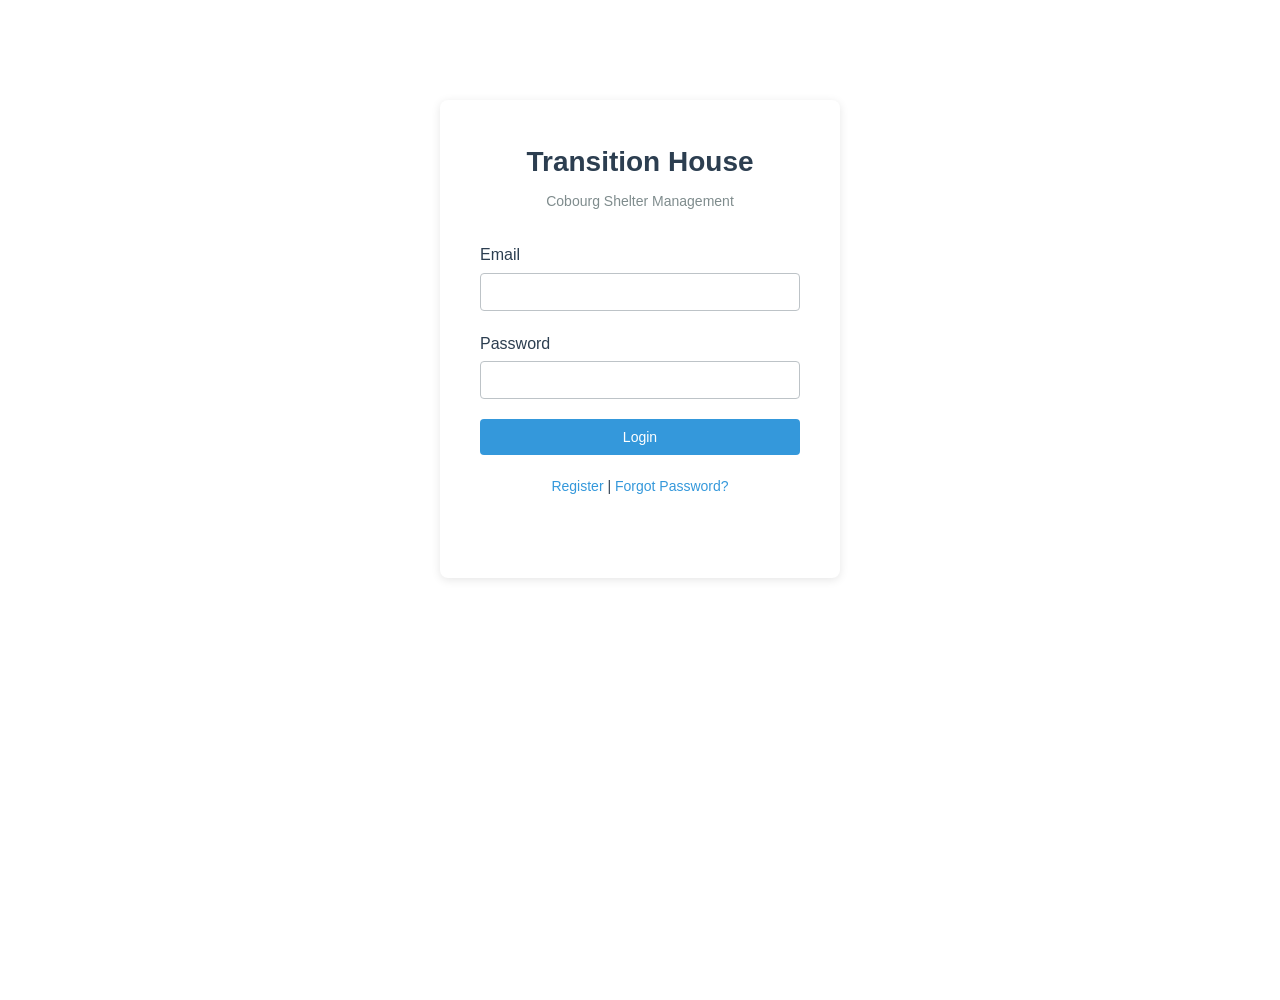
<file: public/index.html>
<!DOCTYPE html>
<html lang="en">
<head>
    <meta charset="UTF-8">
    <meta name="viewport" content="width=device-width, initial-scale=1.0">
    <meta name="description" content="Transition House Cobourg - Shelter Management Platform">
    <title>Transition House Cobourg</title>
    <link rel="icon" type="image/svg+xml" href="icons/icon.svg">
    <link rel="stylesheet" href="css/style.css">
    <link rel="manifest" href="manifest.json">
    <meta name="theme-color" content="#2c3e50">
</head>
<body>
    <div id="app">
        <!-- Login Screen -->
        <div id="login-screen" class="screen active">
            <div class="login-container">
                <div class="logo">
                    <h1>Transition House</h1>
                    <p>Cobourg Shelter Management</p>
                </div>
                
                <form id="login-form">
                    <div class="form-group">
                        <label for="email">Email</label>
                        <input type="email" id="email" name="email" required>
                    </div>
                    
                    <div class="form-group">
                        <label for="password">Password</label>
                        <input type="password" id="password" name="password" required>
                    </div>
                    
                    <button type="submit" class="btn btn-primary">Login</button>
                    
                    <div class="form-footer">
                        <a href="#register">Register</a> | 
                        <a href="#forgot">Forgot Password?</a>
                    </div>
                </form>
                
                <div id="login-message" class="message"></div>
            </div>
        </div>

        <!-- Registration Screen -->
        <div id="register-screen" class="screen">
            <div class="login-container">
                <div class="logo">
                    <h1>Transition House</h1>
                    <p>Create Your Account</p>
                </div>
                
                <form id="register-form">
                    <div class="form-group">
                        <label for="reg-email">Email *</label>
                        <input type="email" id="reg-email" name="email" required>
                    </div>
                    
                    <div class="form-group">
                        <label for="reg-username">Username</label>
                        <input type="text" id="reg-username" name="username">
                    </div>
                    
                    <div class="form-group">
                        <label for="reg-first-name">First Name</label>
                        <input type="text" id="reg-first-name" name="first_name">
                    </div>
                    
                    <div class="form-group">
                        <label for="reg-last-name">Last Name</label>
                        <input type="text" id="reg-last-name" name="last_name">
                    </div>
                    
                    <div class="form-group">
                        <label for="reg-password">Password *</label>
                        <input type="password" id="reg-password" name="password" required minlength="8">
                        <small>Minimum 8 characters</small>
                    </div>
                    
                    <div class="form-group">
                        <label for="reg-password-confirm">Confirm Password *</label>
                        <input type="password" id="reg-password-confirm" name="password_confirm" required>
                    </div>
                    
                    <div class="form-group">
                        <label for="reg-role">Role *</label>
                        <select id="reg-role" name="role_id" required>
                            <option value="">Select Role</option>
                            <option value="1">Client</option>
                            <option value="2">Staff</option>
                            <option value="3">Peer</option>
                            <option value="4">Partner</option>
                        </select>
                    </div>
                    
                    <button type="submit" class="btn btn-primary">Register</button>
                    
                    <div class="form-footer">
                        <a href="#login">Back to Login</a>
                    </div>
                </form>
                
                <div id="register-message" class="message"></div>
            </div>
        </div>

        <!-- Forgot Password Screen -->
        <div id="forgot-screen" class="screen">
            <div class="login-container">
                <div class="logo">
                    <h1>Transition House</h1>
                    <p>Reset Your Password</p>
                </div>
                
                <form id="forgot-form">
                    <div class="form-group">
                        <label for="forgot-email">Email Address</label>
                        <input type="email" id="forgot-email" name="email" required>
                        <small>We'll send you a password reset link</small>
                    </div>
                    
                    <button type="submit" class="btn btn-primary">Send Reset Link</button>
                    
                    <div class="form-footer">
                        <a href="#login">Back to Login</a>
                    </div>
                </form>
                
                <div id="forgot-message" class="message"></div>
            </div>
        </div>

        <!-- Dashboard Screen -->
        <div id="dashboard-screen" class="screen">
            <header>
                <div class="header-content">
                    <h2>Dashboard</h2>
                    <div class="user-info">
                        <!-- Notifications Bell -->
                        <div class="notification-bell" id="notification-bell">
                            <span class="bell-icon">🔔</span>
                            <span class="notification-badge" id="notification-badge">0</span>
                            <div class="notification-dropdown" id="notification-dropdown">
                                <div class="notification-header">
                                    <h3>Notifications</h3>
                                    <button class="btn-link" id="mark-all-read">Mark all read</button>
                                </div>
                                <div class="notification-list" id="notification-list">
                                    <p class="no-notifications">No new notifications</p>
                                </div>
                                <div class="notification-footer">
                                    <a href="#" id="view-all-notifications">View All Notifications</a>
                                </div>
                            </div>
                        </div>
                        
                        <!-- Sound Toggle -->
                        <button class="btn-icon" id="sound-toggle" title="Toggle sounds">
                            <span id="sound-icon">🔊</span>
                        </button>
                        
                        <!-- User Profile Dropdown -->
                        <div class="user-profile-dropdown">
                            <button class="user-profile-button" id="user-profile-button">
                                <span class="user-avatar" id="user-avatar">👤</span>
                                <span id="user-name"></span>
                            </button>
                            <div class="user-dropdown-menu" id="user-dropdown-menu">
                                <div class="dropdown-user-info">
                                    <div class="user-avatar-large">👤</div>
                                    <div>
                                        <div class="dropdown-user-name" id="dropdown-user-name"></div>
                                        <div class="dropdown-user-email" id="dropdown-user-email"></div>
                                    </div>
                                </div>
                                <hr>
                                <a href="#" class="dropdown-item" id="view-profile">
                                    <span>👤</span> View Profile
                                </a>
                                <a href="#" class="dropdown-item" id="edit-profile">
                                    <span>✏️</span> Edit Profile
                                </a>
                                <a href="#" class="dropdown-item" id="settings">
                                    <span>⚙️</span> Settings
                                </a>
                                <a href="#" class="dropdown-item" id="theme-selector">
                                    <span>🎨</span> Change Theme
                                </a>
                                <hr>
                                <a href="#" class="dropdown-item" id="help">
                                    <span>❓</span> Help & Support
                                </a>
                                <a href="about.html" class="dropdown-item">
                                    <span>ℹ️</span> About
                                </a>
                            </div>
                        </div>
                        
                        <span id="user-role" class="badge"></span>
                        <button id="logout-btn" class="btn btn-small">Logout</button>
                    </div>
                </div>
                
                <!-- News Marquee -->
                <div class="news-marquee" id="news-marquee">
                    <div class="marquee-content" id="marquee-content">
                        <span class="news-item">📢 Welcome to Transition House Management System</span>
                    </div>
                </div>
                
                <nav class="main-nav">
                    <button class="nav-btn active" data-section="overview">Overview</button>
                    <button class="nav-btn" data-section="beds">Beds</button>
                    <button class="nav-btn" data-section="intake">Intake</button>
                    <button class="nav-btn" data-section="cases">Cases</button>
                    <button class="nav-btn" data-section="messages">Messages</button>
                    <button class="nav-btn" data-section="peers">Peers</button>
                    <button class="nav-btn" data-section="resources">Resources</button>
                    <a href="about.html" class="nav-btn" style="border: none; color: #7f8c8d;">About</a>
                </nav>
            </header>

            <main>
                <!-- Overview Section -->
                <section id="overview-section" class="content-section active">
                    <div class="stats-grid">
                        <div class="stat-card">
                            <h3>Total Beds</h3>
                            <div class="stat-value" id="total-beds">--</div>
                        </div>
                        
                        <div class="stat-card">
                            <h3>Available Beds</h3>
                            <div class="stat-value available" id="available-beds">--</div>
                        </div>
                        
                        <div class="stat-card">
                            <h3>Occupied Beds</h3>
                            <div class="stat-value occupied" id="occupied-beds">--</div>
                        </div>
                        
                        <div class="stat-card">
                            <h3>Active Intakes</h3>
                            <div class="stat-value" id="active-intakes">--</div>
                        </div>
                    </div>
                    
                    <div class="announcements">
                        <h3>Announcements</h3>
                        <div id="announcements-list"></div>
                    </div>
                    
                    <div class="quick-actions">
                        <h3>Quick Actions</h3>
                        <button class="btn btn-primary" onclick="showSection('intake')">New Intake</button>
                        <button class="btn btn-secondary" onclick="showSection('beds')">View Bed Map</button>
                        <button class="btn btn-secondary" onclick="showSection('messages')">Messages</button>
                    </div>
                </section>

                <!-- Beds Section -->
                <section id="beds-section" class="content-section">
                    <div class="section-header">
                        <h3>Bed Management</h3>
                        <button class="btn btn-primary" id="refresh-beds">Refresh</button>
                    </div>
                    
                    <div class="bed-map" id="bed-map">
                        <!-- Beds will be loaded dynamically -->
                    </div>
                </section>

                <!-- Intake Section -->
                <section id="intake-section" class="content-section">
                    <div class="section-header">
                        <h3>Intake Management</h3>
                        <button class="btn btn-primary" id="new-intake-btn">New Intake</button>
                    </div>
                    
                    <div id="intake-list">
                        <!-- Intakes will be loaded dynamically -->
                    </div>
                    
                    <div id="intake-form" class="modal">
                        <div class="modal-content">
                            <span class="close">&times;</span>
                            <h3>New Intake Form</h3>
                            <form id="intake-form-content">
                                <div class="form-group">
                                    <label>Client Email</label>
                                    <input type="email" name="client_email" required>
                                </div>
                                
                                <div class="form-group">
                                    <label>Housing History</label>
                                    <textarea name="housing_history" rows="4"></textarea>
                                </div>
                                
                                <div class="form-group">
                                    <label>Risk Assessment</label>
                                    <textarea name="risk_assessment" rows="4"></textarea>
                                </div>
                                
                                <div class="form-group">
                                    <label>Support Needs</label>
                                    <textarea name="supports" rows="4"></textarea>
                                </div>
                                
                                <button type="submit" class="btn btn-primary">Submit Intake</button>
                            </form>
                        </div>
                    </div>
                </section>

                <!-- Cases Section -->
                <section id="cases-section" class="content-section">
                    <div class="section-header">
                        <h3>Case Management</h3>
                        <button class="btn btn-primary" id="new-case-btn">New Case</button>
                    </div>
                    
                    <div id="cases-list">
                        <!-- Cases will be loaded dynamically -->
                    </div>
                </section>

                <!-- Messages Section -->
                <section id="messages-section" class="content-section">
                    <div class="messaging-container">
                        <div class="conversations-list">
                            <div class="conversations-header">
                                <h3>Messages</h3>
                                <button class="btn btn-primary btn-small" id="new-conversation-btn">+ New</button>
                            </div>
                            
                            <div class="conversation-search">
                                <input type="text" id="conversation-search" placeholder="Search conversations...">
                            </div>
                            
                            <div id="conversations">
                                <!-- Conversations will be loaded dynamically -->
                            </div>
                        </div>
                        
                        <div class="message-view">
                            <div class="message-header">
                                <h3 id="conversation-title">Select a conversation</h3>
                                <div class="message-header-actions">
                                    <button class="btn-icon" id="conversation-info">ℹ️</button>
                                </div>
                            </div>
                            
                            <div class="messages-container" id="messages-container">
                                <p class="empty-state">Select a conversation to start messaging</p>
                            </div>
                            
                            <div class="message-input">
                                <form id="message-form">
                                    <input type="text" id="message-content" placeholder="Type a message..." required>
                                    <button type="submit" class="btn btn-primary">Send</button>
                                </form>
                            </div>
                        </div>
                    </div>
                    
                    <!-- New Conversation Modal -->
                    <div id="new-conversation-modal" class="modal">
                        <div class="modal-content">
                            <span class="close" id="close-new-conversation">&times;</span>
                            <h3>Start New Conversation</h3>
                            <form id="new-conversation-form">
                                <div class="form-group">
                                    <label for="recipient-username">Recipient Username</label>
                                    <input type="text" id="recipient-username" name="username" placeholder="Enter username..." required>
                                    <small>Type the username of the person you want to message</small>
                                </div>
                                
                                <div id="username-suggestions" class="suggestions-list"></div>
                                
                                <div class="form-group">
                                    <label for="first-message">First Message</label>
                                    <textarea id="first-message" name="message" rows="3" placeholder="Say hello..." required></textarea>
                                </div>
                                
                                <button type="submit" class="btn btn-primary">Start Conversation</button>
                            </form>
                        </div>
                    </div>
                </section>

                <!-- Peers Section -->
                <section id="peers-section" class="content-section">
                    <div class="section-header">
                        <h3>Peer Network</h3>
                        <button class="btn btn-primary" id="find-mentor-btn">Find Mentor</button>
                    </div>
                    
                    <div class="mentors-grid" id="mentors-grid">
                        <!-- Mentors will be loaded dynamically -->
                    </div>
                </section>

                <!-- Resources Section -->
                <section id="resources-section" class="content-section">
                    <div class="section-header">
                        <h3>Resource Directory</h3>
                        <input type="text" id="resource-search" placeholder="Search resources...">
                    </div>
                    
                    <div class="resources-grid" id="resources-grid">
                        <!-- Resources will be loaded dynamically -->
                    </div>
                </section>
            </main>
        </div>
        
        <!-- Theme Selector Modal -->
        <div id="theme-selector-modal" class="modal">
            <div class="modal-content">
                <span class="close" id="close-theme-selector">&times;</span>
                <h2>Choose Your Theme</h2>
                
                <div class="theme-mode-toggle">
                    <button class="mode-btn active" data-mode="light">☀️ Light Mode</button>
                    <button class="mode-btn" data-mode="dark">🌙 Dark Mode</button>
                </div>
                
                <div class="theme-grid" id="theme-grid">
                    <!-- Themes will be populated by JavaScript -->
                </div>
                
                <div class="custom-colors-section">
                    <h3>Custom Colors (Optional)</h3>
                    <p style="font-size: 14px; color: #7f8c8d;">Customize your selected theme</p>
                    <div class="color-pickers">
                        <div class="color-picker-item">
                            <label>Primary Color</label>
                            <input type="color" id="custom-primary" class="color-picker">
                        </div>
                        <div class="color-picker-item">
                            <label>Secondary Color</label>
                            <input type="color" id="custom-secondary" class="color-picker">
                        </div>
                        <div class="color-picker-item">
                            <label>Background</label>
                            <input type="color" id="custom-background" class="color-picker">
                        </div>
                    </div>
                </div>
            </div>
        </div>
    </div>

    <script src="js/themes.js"></script>
    <script src="js/sounds.js"></script>
    <script src="js/app.js"></script>
</body>
</html>
</file>
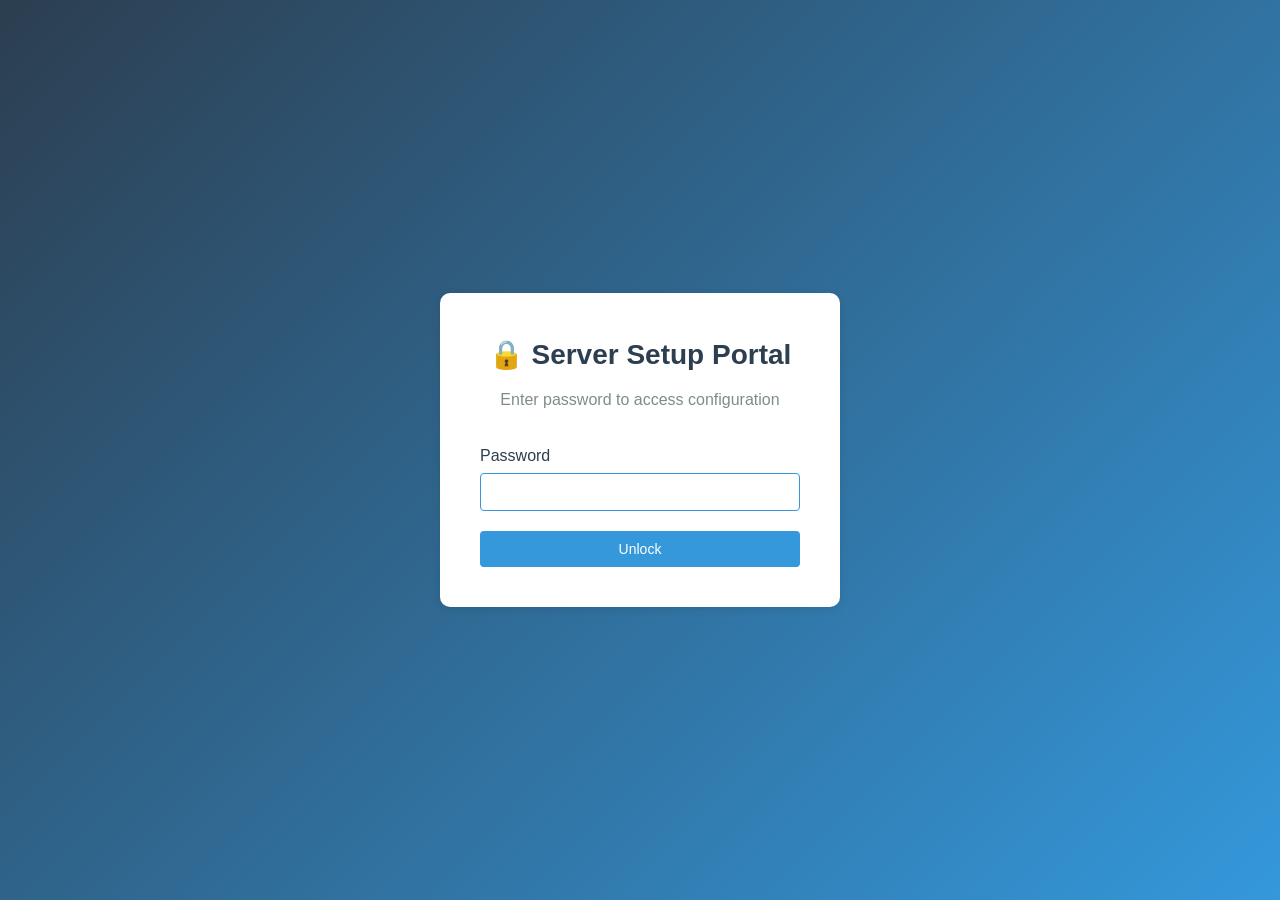
<file: php-web/setup.html>
<!DOCTYPE html>
<html lang="en">
<head>
    <meta charset="UTF-8">
    <meta name="viewport" content="width=device-width, initial-scale=1.0">
    <title>Transition House - Server Setup & Configuration</title>
    <link rel="stylesheet" href="assets/css/setup.css">
</head>
<body>
    <!-- Password Lock Screen -->
    <div id="lock-screen" class="lock-screen">
        <div class="lock-container">
            <div class="lock-header">
                <h1>🔒 Server Setup Portal</h1>
                <p>Enter password to access configuration</p>
            </div>
            
            <form id="unlock-form" class="lock-form">
                <div class="form-group">
                    <label for="setup-password">Password</label>
                    <input type="password" id="setup-password" class="form-control" required autofocus>
                </div>
                <button type="submit" class="btn btn-primary btn-block">Unlock</button>
                <div id="lock-message" class="message"></div>
            </form>
        </div>
    </div>

    <!-- Main Setup Interface -->
    <div id="setup-interface" class="setup-interface hidden">
        <!-- Header -->
        <header class="setup-header">
            <div class="header-content">
                <h1 id="site-title">🏠 Transition House - Setup Portal</h1>
                <div class="header-actions">
                    <button id="lock-btn" class="btn btn-secondary">🔒 Lock</button>
                </div>
            </div>
        </header>

        <!-- Navigation Tabs -->
        <nav class="setup-nav">
            <button class="nav-tab active" data-tab="database">Database</button>
            <button class="nav-tab" data-tab="accounts">Accounts</button>
            <button class="nav-tab" data-tab="profiles">Profiles</button>
            <button class="nav-tab" data-tab="branding">Branding</button>
            <button class="nav-tab" data-tab="demo">Demo Content</button>
            <button class="nav-tab" data-tab="backups">Backups</button>
            <button class="nav-tab" data-tab="logs">Error Logs</button>
            <button class="nav-tab" data-tab="diagnostics">Diagnostics</button>
            <button class="nav-tab" data-tab="reset">Reset Tools</button>
        </nav>

        <!-- Content Container -->
        <main class="setup-content">
            
            <!-- Database Configuration Tab -->
            <section id="tab-database" class="tab-content active">
                <h2>📊 Database Configuration</h2>
                
                <div class="card">
                    <h3>Configure Database</h3>
                    <form id="db-config-form">
                        <div class="form-row">
                            <div class="form-group">
                                <label for="db-name">Database Name *</label>
                                <input type="text" id="db-name" class="form-control" placeholder="transition_house" required>
                            </div>
                            
                            <div class="form-group">
                                <label for="db-profile">Profile Name *</label>
                                <input type="text" id="db-profile" class="form-control" placeholder="default" required>
                            </div>
                        </div>
                        
                        <div class="form-row">
                            <div class="form-group">
                                <label for="db-host">Host</label>
                                <input type="text" id="db-host" class="form-control" value="localhost">
                            </div>
                            
                            <div class="form-group">
                                <label for="db-port">Port</label>
                                <input type="number" id="db-port" class="form-control" value="3306">
                            </div>
                        </div>
                        
                        <div class="form-row">
                            <div class="form-group">
                                <label for="db-user">Username</label>
                                <input type="text" id="db-user" class="form-control" value="root">
                            </div>
                            
                            <div class="form-group">
                                <label for="db-password">Password</label>
                                <input type="password" id="db-password" class="form-control">
                            </div>
                        </div>
                        
                        <div class="form-group">
                            <label class="checkbox-label">
                                <input type="checkbox" id="db-overwrite">
                                Overwrite existing database (WARNING: Deletes all data)
                            </label>
                        </div>
                        
                        <div class="form-group">
                            <label class="checkbox-label">
                                <input type="checkbox" id="db-create-tables" checked>
                                Create database tables from schema
                            </label>
                        </div>
                        
                        <button type="submit" class="btn btn-primary">Configure Database</button>
                        <button type="button" id="test-connection" class="btn btn-secondary">Test Connection</button>
                    </form>
                    
                    <div id="db-message" class="message"></div>
                </div>
                
                <div class="card">
                    <h3>Database Statistics</h3>
                    <div id="db-stats-container">
                        <button id="refresh-stats" class="btn btn-secondary">Refresh Stats</button>
                        <div id="db-stats" class="stats-display"></div>
                    </div>
                </div>
            </section>

            <!-- Accounts Management Tab -->
            <section id="tab-accounts" class="tab-content">
                <h2>👥 Account Management</h2>
                
                <div class="card">
                    <h3>Create New Account</h3>
                    <form id="create-account-form">
                        <div class="form-row">
                            <div class="form-group">
                                <label for="acc-email">Email *</label>
                                <input type="email" id="acc-email" class="form-control" required>
                            </div>
                            
                            <div class="form-group">
                                <label for="acc-username">Username *</label>
                                <input type="text" id="acc-username" class="form-control" required>
                            </div>
                        </div>
                        
                        <div class="form-row">
                            <div class="form-group">
                                <label for="acc-firstname">First Name *</label>
                                <input type="text" id="acc-firstname" class="form-control" required>
                            </div>
                            
                            <div class="form-group">
                                <label for="acc-lastname">Last Name *</label>
                                <input type="text" id="acc-lastname" class="form-control" required>
                            </div>
                        </div>
                        
                        <div class="form-row">
                            <div class="form-group">
                                <label for="acc-password">Password *</label>
                                <input type="password" id="acc-password" class="form-control" required>
                            </div>
                            
                            <div class="form-group">
                                <label for="acc-role">Role *</label>
                                <select id="acc-role" class="form-control" required>
                                    <option value="1">Client</option>
                                    <option value="2">Staff</option>
                                    <option value="3">Peer</option>
                                    <option value="4">Partner</option>
                                    <option value="5">Admin</option>
                                </select>
                            </div>
                        </div>
                        
                        <button type="submit" class="btn btn-primary">Create Account</button>
                    </form>
                    
                    <div id="create-account-message" class="message"></div>
                </div>
                
                <div class="card">
                    <h3>Existing Accounts</h3>
                    <button id="refresh-accounts" class="btn btn-secondary">Refresh</button>
                    <div id="accounts-list" class="accounts-list"></div>
                </div>
            </section>

            <!-- Configuration Profiles Tab -->
            <section id="tab-profiles" class="tab-content">
                <h2>⚙️ Configuration Profiles</h2>
                
                <div class="card">
                    <h3>Saved Profiles</h3>
                    <p>Manage multiple database configurations</p>
                    <button id="refresh-profiles" class="btn btn-secondary">Refresh Profiles</button>
                    <div id="profiles-list" class="profiles-list"></div>
                </div>
            </section>

            <!-- Branding Tab -->
            <section id="tab-branding" class="tab-content">
                <h2>🎨 Site Branding</h2>
                
                <div class="card">
                    <h3>Customize Appearance</h3>
                    <form id="branding-form">
                        <div class="form-group">
                            <label for="site-name">Site Name</label>
                            <input type="text" id="site-name" class="form-control" placeholder="Transition House">
                        </div>
                        
                        <div class="form-group">
                            <label for="site-logo">Site Logo URL</label>
                            <input type="text" id="site-logo" class="form-control" placeholder="/assets/images/logo.png">
                        </div>
                        
                        <div class="form-row">
                            <div class="form-group">
                                <label for="primary-color">Primary Color</label>
                                <input type="color" id="primary-color" class="form-control-color" value="#2c3e50">
                            </div>
                            
                            <div class="form-group">
                                <label for="secondary-color">Secondary Color</label>
                                <input type="color" id="secondary-color" class="form-control-color" value="#3498db">
                            </div>
                        </div>
                        
                        <div class="form-group">
                            <label for="site-theme">Theme</label>
                            <select id="site-theme" class="form-control">
                                <option value="default">Default</option>
                                <option value="dark">Dark</option>
                                <option value="light">Light</option>
                                <option value="custom">Custom</option>
                            </select>
                        </div>
                        
                        <button type="submit" class="btn btn-primary">Save Branding</button>
                    </form>
                    
                    <div id="branding-message" class="message"></div>
                </div>
                
                <div class="card">
                    <h3>Preview</h3>
                    <div id="branding-preview" class="branding-preview">
                        <div class="preview-header" id="preview-header">
                            <span id="preview-site-name">Transition House</span>
                        </div>
                        <p>This is how your branding will appear</p>
                    </div>
                </div>
            </section>

            <!-- Demo Content Tab -->
            <section id="tab-demo" class="tab-content">
                <h2>🎭 Demo Content & User Switching</h2>
                
                <div class="card">
                    <h3>Import Demo Data</h3>
                    <p>Quickly populate the database with test data</p>
                    <button id="import-demo-btn" class="btn btn-primary">Import Demo Content</button>
                    <div id="demo-message" class="message"></div>
                </div>
                
                <div class="card">
                    <h3>Quick User Switching</h3>
                    <p>Login as different demo users for testing</p>
                    <div class="demo-accounts-grid">
                        <div class="demo-account-card">
                            <h4>👤 Client</h4>
                            <p>Email: <code>client@demo.com</code></p>
                            <p>Password: <code>demo1234</code></p>
                            <button onclick="quickLogin('client@demo.com', 'demo1234')" class="btn btn-secondary btn-sm">Login</button>
                        </div>
                        
                        <div class="demo-account-card">
                            <h4>👨‍💼 Staff</h4>
                            <p>Email: <code>staff@demo.com</code></p>
                            <p>Password: <code>demo1234</code></p>
                            <button onclick="quickLogin('staff@demo.com', 'demo1234')" class="btn btn-secondary btn-sm">Login</button>
                        </div>
                        
                        <div class="demo-account-card">
                            <h4>🤝 Peer</h4>
                            <p>Email: <code>peer@demo.com</code></p>
                            <p>Password: <code>demo1234</code></p>
                            <button onclick="quickLogin('peer@demo.com', 'demo1234')" class="btn btn-secondary btn-sm">Login</button>
                        </div>
                        
                        <div class="demo-account-card">
                            <h4>🏢 Partner</h4>
                            <p>Email: <code>partner@demo.com</code></p>
                            <p>Password: <code>demo1234</code></p>
                            <button onclick="quickLogin('partner@demo.com', 'demo1234')" class="btn btn-secondary btn-sm">Login</button>
                        </div>
                        
                        <div class="demo-account-card">
                            <h4>⚙️ Admin</h4>
                            <p>Email: <code>admin@demo.com</code></p>
                            <p>Password: <code>demo1234</code></p>
                            <button onclick="quickLogin('admin@demo.com', 'demo1234')" class="btn btn-secondary btn-sm">Login</button>
                        </div>
                    </div>
                </div>
            </section>

            <!-- Backups & Restore Tab -->
            <section id="tab-backups" class="tab-content">
                <h2>💾 Backup & Restore</h2>
                
                <div class="card">
                    <h3>Create Backup</h3>
                    <p>Backup your database to a .sql file</p>
                    <button id="create-backup-btn" class="btn btn-primary">Create Backup Now</button>
                    <div id="backup-message" class="message"></div>
                </div>
                
                <div class="card">
                    <h3>Available Backups</h3>
                    <button id="refresh-backups" class="btn btn-secondary">Refresh</button>
                    <div id="backups-list" class="backups-list"></div>
                </div>
            </section>

            <!-- Error Logs Tab -->
            <section id="tab-logs" class="tab-content">
                <h2>📋 Server Error Logs</h2>
                
                <div class="card">
                    <h3>Recent Errors</h3>
                    <div class="log-controls">
                        <button id="refresh-logs" class="btn btn-secondary">Refresh</button>
                        <select id="log-lines" class="form-control-inline">
                            <option value="50">Last 50 lines</option>
                            <option value="100" selected>Last 100 lines</option>
                            <option value="200">Last 200 lines</option>
                            <option value="500">Last 500 lines</option>
                        </select>
                    </div>
                    <pre id="error-logs" class="error-logs">Loading...</pre>
                </div>
            </section>

            <!-- Diagnostics Tab -->
            <section id="tab-diagnostics" class="tab-content">
                <h2>🔍 System Diagnostics</h2>
                
                <div class="card">
                    <h3>Run Diagnostics</h3>
                    <p>Check system health and requirements</p>
                    <button id="run-diagnostics" class="btn btn-primary">Run Full Diagnostic</button>
                    <div id="diagnostics-results" class="diagnostics-results"></div>
                </div>
                
                <div class="card">
                    <h3>Troubleshooting Tools</h3>
                    <div class="tools-grid">
                        <button id="clear-cache-btn" class="btn btn-secondary">Clear Cache</button>
                        <button id="rebuild-index-btn" class="btn btn-secondary">Rebuild Database Index</button>
                        <button id="check-permissions-btn" class="btn btn-secondary">Check File Permissions</button>
                        <button id="verify-schema-btn" class="btn btn-secondary">Verify Database Schema</button>
                    </div>
                    <div id="tools-message" class="message"></div>
                </div>
            </section>

            <!-- Reset Tools Tab -->
            <section id="tab-reset" class="tab-content">
                <h2>⚠️ Reset & System Tools</h2>
                
                <div class="card danger">
                    <h3>⚠️ Danger Zone</h3>
                    <p class="warning">These actions are irreversible. Use with caution!</p>
                    
                    <div class="reset-actions">
                        <div class="reset-action">
                            <h4>Reset All Tables</h4>
                            <p>Delete all data and recreate tables</p>
                            <button id="reset-tables-btn" class="btn btn-danger">Reset Tables</button>
                        </div>
                        
                        <div class="reset-action">
                            <h4>Clear All Data</h4>
                            <p>Delete all records but keep tables</p>
                            <button id="clear-data-btn" class="btn btn-danger">Clear All Data</button>
                        </div>
                        
                        <div class="reset-action">
                            <h4>Factory Reset</h4>
                            <p>Complete system reset to default state</p>
                            <button id="factory-reset-btn" class="btn btn-danger">Factory Reset</button>
                        </div>
                    </div>
                    
                    <div id="reset-message" class="message"></div>
                </div>
            </section>

        </main>
    </div>

    <script src="assets/js/setup.js"></script>
</body>
</html>
</file>
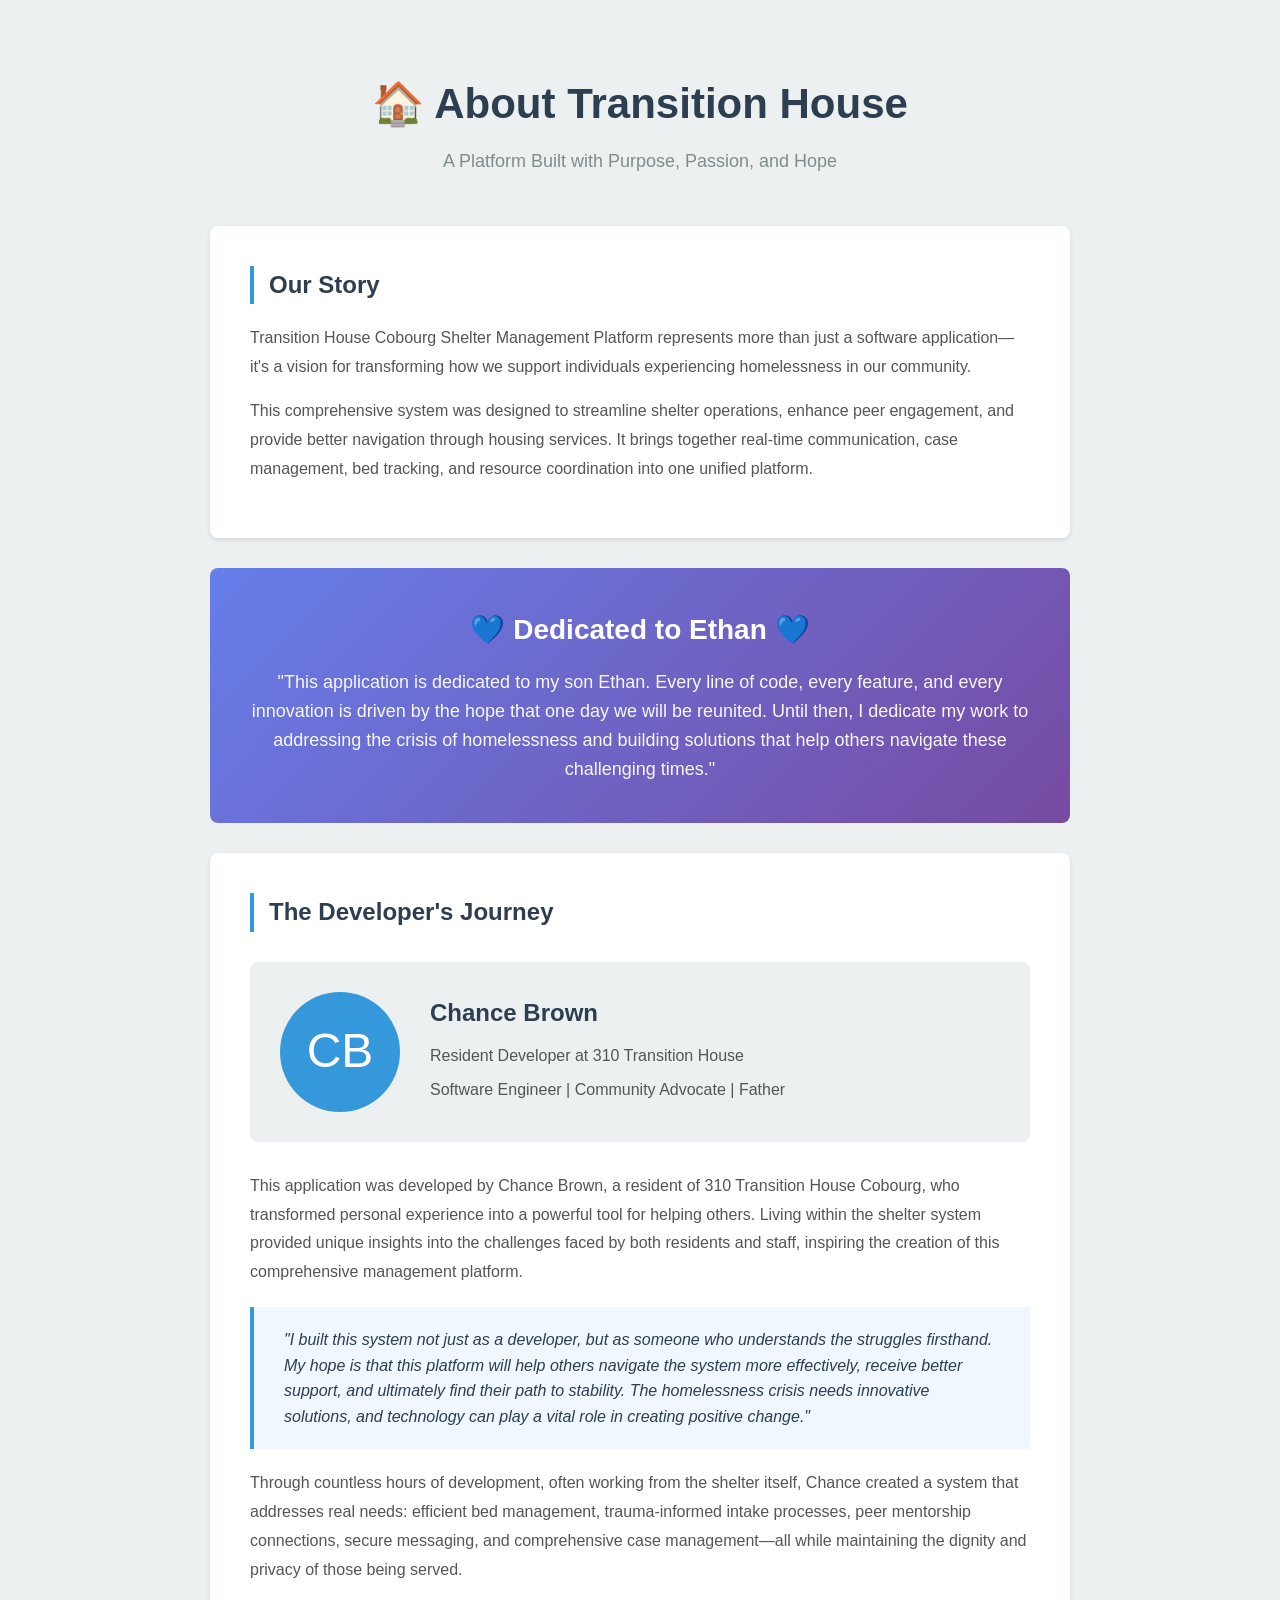
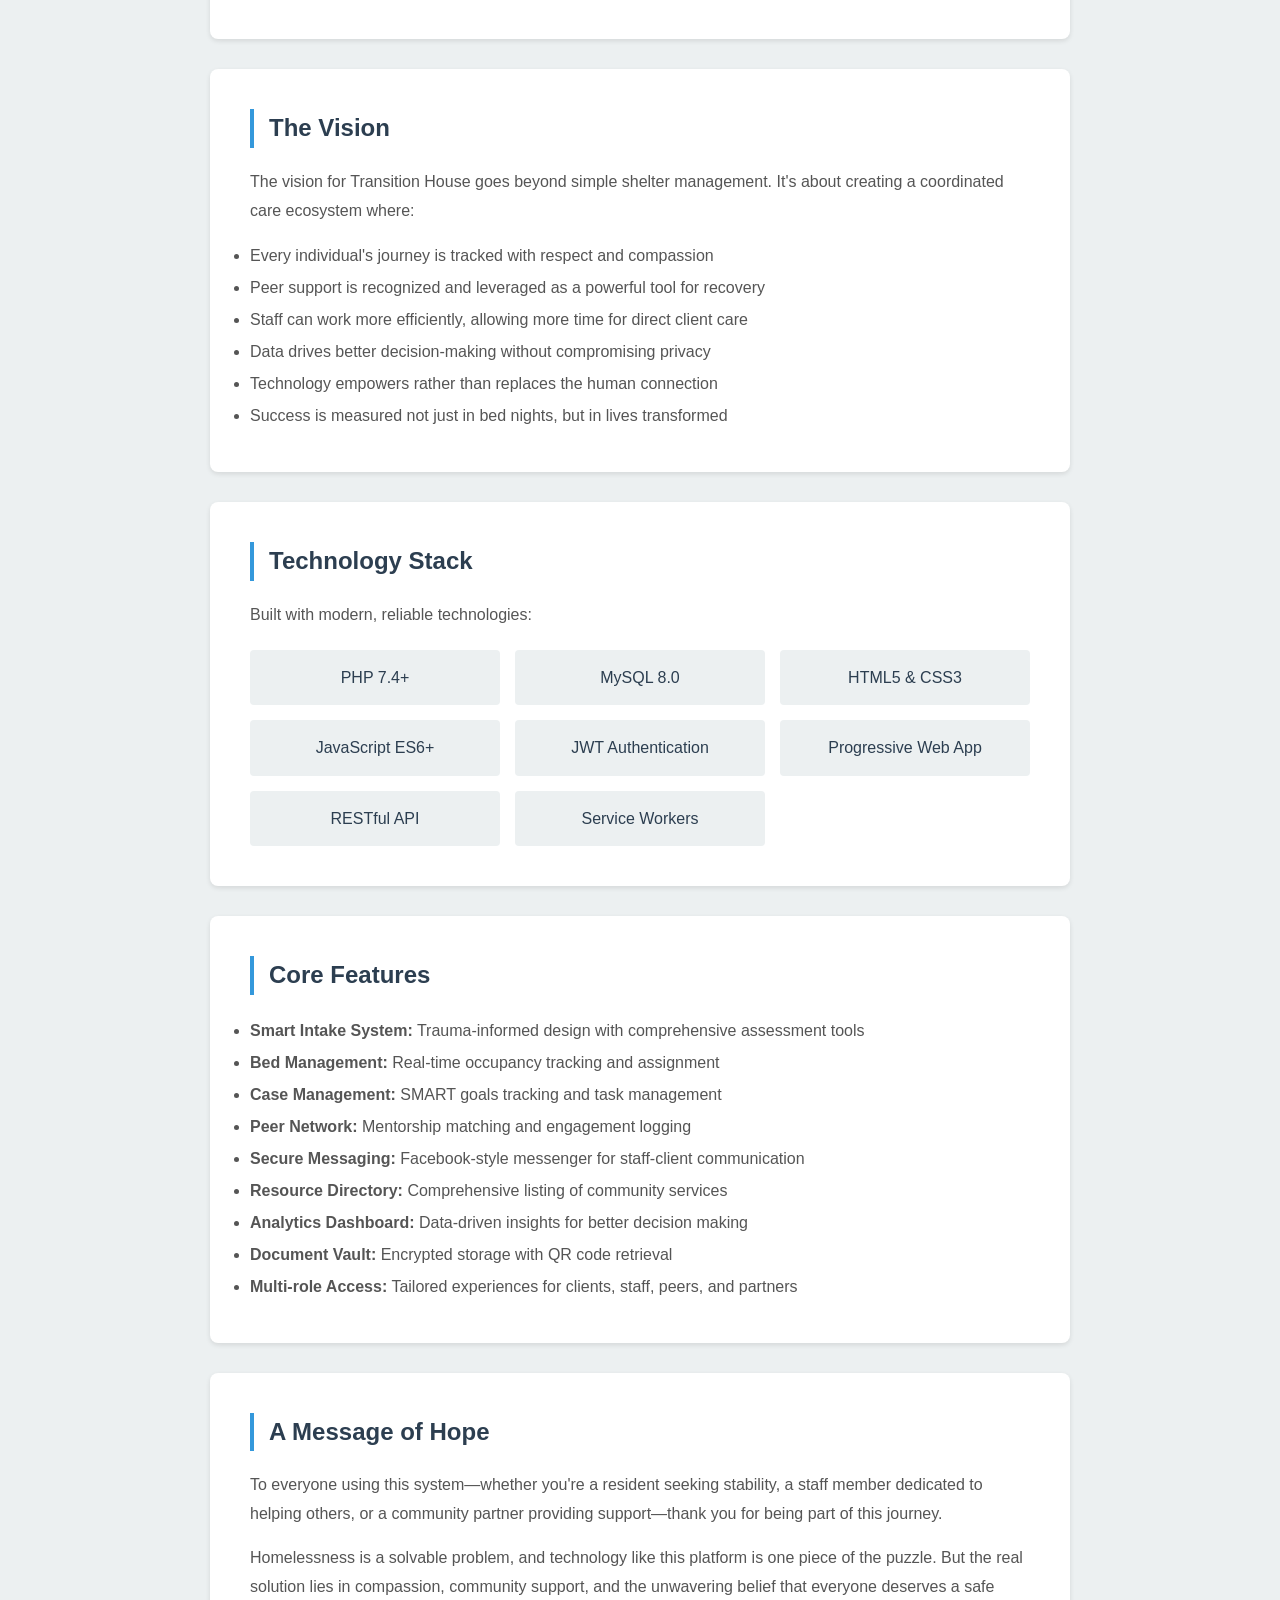
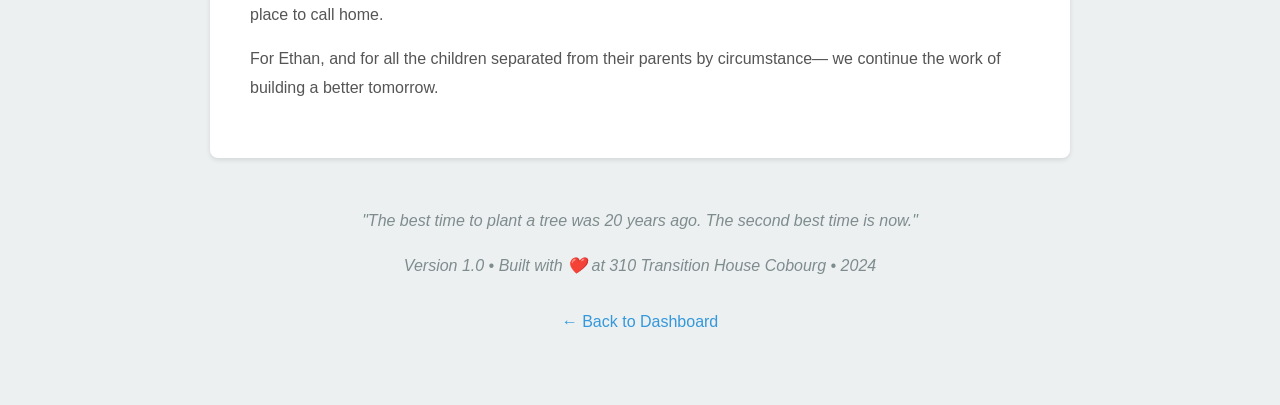
<file: public/about.html>
<!DOCTYPE html>
<html lang="en">
<head>
    <meta charset="UTF-8">
    <meta name="viewport" content="width=device-width, initial-scale=1.0">
    <title>About - Transition House Cobourg</title>
    <link rel="stylesheet" href="css/style.css">
    <style>
        .about-container {
            max-width: 900px;
            margin: 50px auto;
            padding: 20px;
        }
        
        .about-header {
            text-align: center;
            margin-bottom: 50px;
        }
        
        .about-header h1 {
            color: var(--primary-color);
            font-size: 42px;
            margin-bottom: 10px;
        }
        
        .about-header p {
            color: #7f8c8d;
            font-size: 18px;
        }
        
        .about-section {
            background: white;
            padding: 40px;
            margin-bottom: 30px;
            border-radius: 8px;
            box-shadow: 0 2px 5px rgba(0,0,0,0.1);
        }
        
        .about-section h2 {
            color: var(--primary-color);
            margin-bottom: 20px;
            border-left: 4px solid var(--secondary-color);
            padding-left: 15px;
        }
        
        .about-section p {
            line-height: 1.8;
            color: #555;
            margin-bottom: 15px;
        }
        
        .dedication-box {
            background: linear-gradient(135deg, #667eea 0%, #764ba2 100%);
            color: white;
            padding: 40px;
            border-radius: 8px;
            text-align: center;
            margin: 30px 0;
        }
        
        .dedication-box h3 {
            font-size: 28px;
            margin-bottom: 15px;
        }
        
        .dedication-box p {
            font-size: 18px;
            line-height: 1.6;
            opacity: 0.95;
        }
        
        .developer-info {
            display: flex;
            align-items: center;
            gap: 30px;
            margin: 30px 0;
            padding: 30px;
            background: var(--light-bg);
            border-radius: 8px;
        }
        
        .developer-avatar {
            width: 120px;
            height: 120px;
            border-radius: 50%;
            background: var(--secondary-color);
            display: flex;
            align-items: center;
            justify-content: center;
            font-size: 48px;
            color: white;
            flex-shrink: 0;
        }
        
        .developer-details h4 {
            color: var(--primary-color);
            font-size: 24px;
            margin-bottom: 10px;
        }
        
        .developer-details p {
            color: #555;
            margin: 5px 0;
        }
        
        .mission-statement {
            background: #f0f7ff;
            border-left: 4px solid var(--secondary-color);
            padding: 20px 30px;
            margin: 20px 0;
            font-style: italic;
            color: #2c3e50;
        }
        
        .tech-stack {
            display: grid;
            grid-template-columns: repeat(auto-fit, minmax(200px, 1fr));
            gap: 15px;
            margin-top: 20px;
        }
        
        .tech-item {
            padding: 15px;
            background: var(--light-bg);
            border-radius: 4px;
            text-align: center;
            font-weight: 500;
        }
        
        .back-link {
            display: inline-block;
            margin-top: 30px;
            color: var(--secondary-color);
            text-decoration: none;
            font-weight: 500;
        }
        
        .back-link:hover {
            text-decoration: underline;
        }
    </style>
</head>
<body>
    <div class="about-container">
        <div class="about-header">
            <h1>🏠 About Transition House</h1>
            <p>A Platform Built with Purpose, Passion, and Hope</p>
        </div>

        <div class="about-section">
            <h2>Our Story</h2>
            <p>
                Transition House Cobourg Shelter Management Platform represents more than just a software application—
                it's a vision for transforming how we support individuals experiencing homelessness in our community.
            </p>
            <p>
                This comprehensive system was designed to streamline shelter operations, enhance peer engagement, 
                and provide better navigation through housing services. It brings together real-time communication, 
                case management, bed tracking, and resource coordination into one unified platform.
            </p>
        </div>

        <div class="dedication-box">
            <h3>💙 Dedicated to Ethan 💙</h3>
            <p>
                "This application is dedicated to my son Ethan. Every line of code, every feature, 
                and every innovation is driven by the hope that one day we will be reunited. 
                Until then, I dedicate my work to addressing the crisis of homelessness and 
                building solutions that help others navigate these challenging times."
            </p>
        </div>

        <div class="about-section">
            <h2>The Developer's Journey</h2>
            
            <div class="developer-info">
                <div class="developer-avatar">CB</div>
                <div class="developer-details">
                    <h4>Chance Brown</h4>
                    <p>Resident Developer at 310 Transition House</p>
                    <p>Software Engineer | Community Advocate | Father</p>
                </div>
            </div>
            
            <p>
                This application was developed by Chance Brown, a resident of 310 Transition House Cobourg, 
                who transformed personal experience into a powerful tool for helping others. Living within 
                the shelter system provided unique insights into the challenges faced by both residents and 
                staff, inspiring the creation of this comprehensive management platform.
            </p>
            
            <div class="mission-statement">
                "I built this system not just as a developer, but as someone who understands the struggles 
                firsthand. My hope is that this platform will help others navigate the system more effectively, 
                receive better support, and ultimately find their path to stability. The homelessness crisis 
                needs innovative solutions, and technology can play a vital role in creating positive change."
            </div>
            
            <p>
                Through countless hours of development, often working from the shelter itself, Chance created 
                a system that addresses real needs: efficient bed management, trauma-informed intake processes, 
                peer mentorship connections, secure messaging, and comprehensive case management—all while 
                maintaining the dignity and privacy of those being served.
            </p>
        </div>

        <div class="about-section">
            <h2>The Vision</h2>
            <p>
                The vision for Transition House goes beyond simple shelter management. It's about creating 
                a coordinated care ecosystem where:
            </p>
            <ul style="line-height: 2; color: #555;">
                <li>Every individual's journey is tracked with respect and compassion</li>
                <li>Peer support is recognized and leveraged as a powerful tool for recovery</li>
                <li>Staff can work more efficiently, allowing more time for direct client care</li>
                <li>Data drives better decision-making without compromising privacy</li>
                <li>Technology empowers rather than replaces the human connection</li>
                <li>Success is measured not just in bed nights, but in lives transformed</li>
            </ul>
        </div>

        <div class="about-section">
            <h2>Technology Stack</h2>
            <p>Built with modern, reliable technologies:</p>
            <div class="tech-stack">
                <div class="tech-item">PHP 7.4+</div>
                <div class="tech-item">MySQL 8.0</div>
                <div class="tech-item">HTML5 & CSS3</div>
                <div class="tech-item">JavaScript ES6+</div>
                <div class="tech-item">JWT Authentication</div>
                <div class="tech-item">Progressive Web App</div>
                <div class="tech-item">RESTful API</div>
                <div class="tech-item">Service Workers</div>
            </div>
        </div>

        <div class="about-section">
            <h2>Core Features</h2>
            <ul style="line-height: 2; color: #555;">
                <li><strong>Smart Intake System:</strong> Trauma-informed design with comprehensive assessment tools</li>
                <li><strong>Bed Management:</strong> Real-time occupancy tracking and assignment</li>
                <li><strong>Case Management:</strong> SMART goals tracking and task management</li>
                <li><strong>Peer Network:</strong> Mentorship matching and engagement logging</li>
                <li><strong>Secure Messaging:</strong> Facebook-style messenger for staff-client communication</li>
                <li><strong>Resource Directory:</strong> Comprehensive listing of community services</li>
                <li><strong>Analytics Dashboard:</strong> Data-driven insights for better decision making</li>
                <li><strong>Document Vault:</strong> Encrypted storage with QR code retrieval</li>
                <li><strong>Multi-role Access:</strong> Tailored experiences for clients, staff, peers, and partners</li>
            </ul>
        </div>

        <div class="about-section">
            <h2>A Message of Hope</h2>
            <p>
                To everyone using this system—whether you're a resident seeking stability, a staff member 
                dedicated to helping others, or a community partner providing support—thank you for being 
                part of this journey.
            </p>
            <p>
                Homelessness is a solvable problem, and technology like this platform is one piece of the 
                puzzle. But the real solution lies in compassion, community support, and the unwavering 
                belief that everyone deserves a safe place to call home.
            </p>
            <p>
                For Ethan, and for all the children separated from their parents by circumstance—
                we continue the work of building a better tomorrow.
            </p>
        </div>

        <div style="text-align: center; margin-top: 50px;">
            <p style="color: #7f8c8d; font-style: italic;">
                "The best time to plant a tree was 20 years ago. The second best time is now."
            </p>
            <p style="color: #7f8c8d; font-style: italic; margin-top: 20px;">
                Version 1.0 • Built with ❤️ at 310 Transition House Cobourg • 2024
            </p>
        </div>

        <div style="text-align: center;">
            <a href="/" class="back-link">← Back to Dashboard</a>
        </div>
    </div>
</body>
</html>
</file>
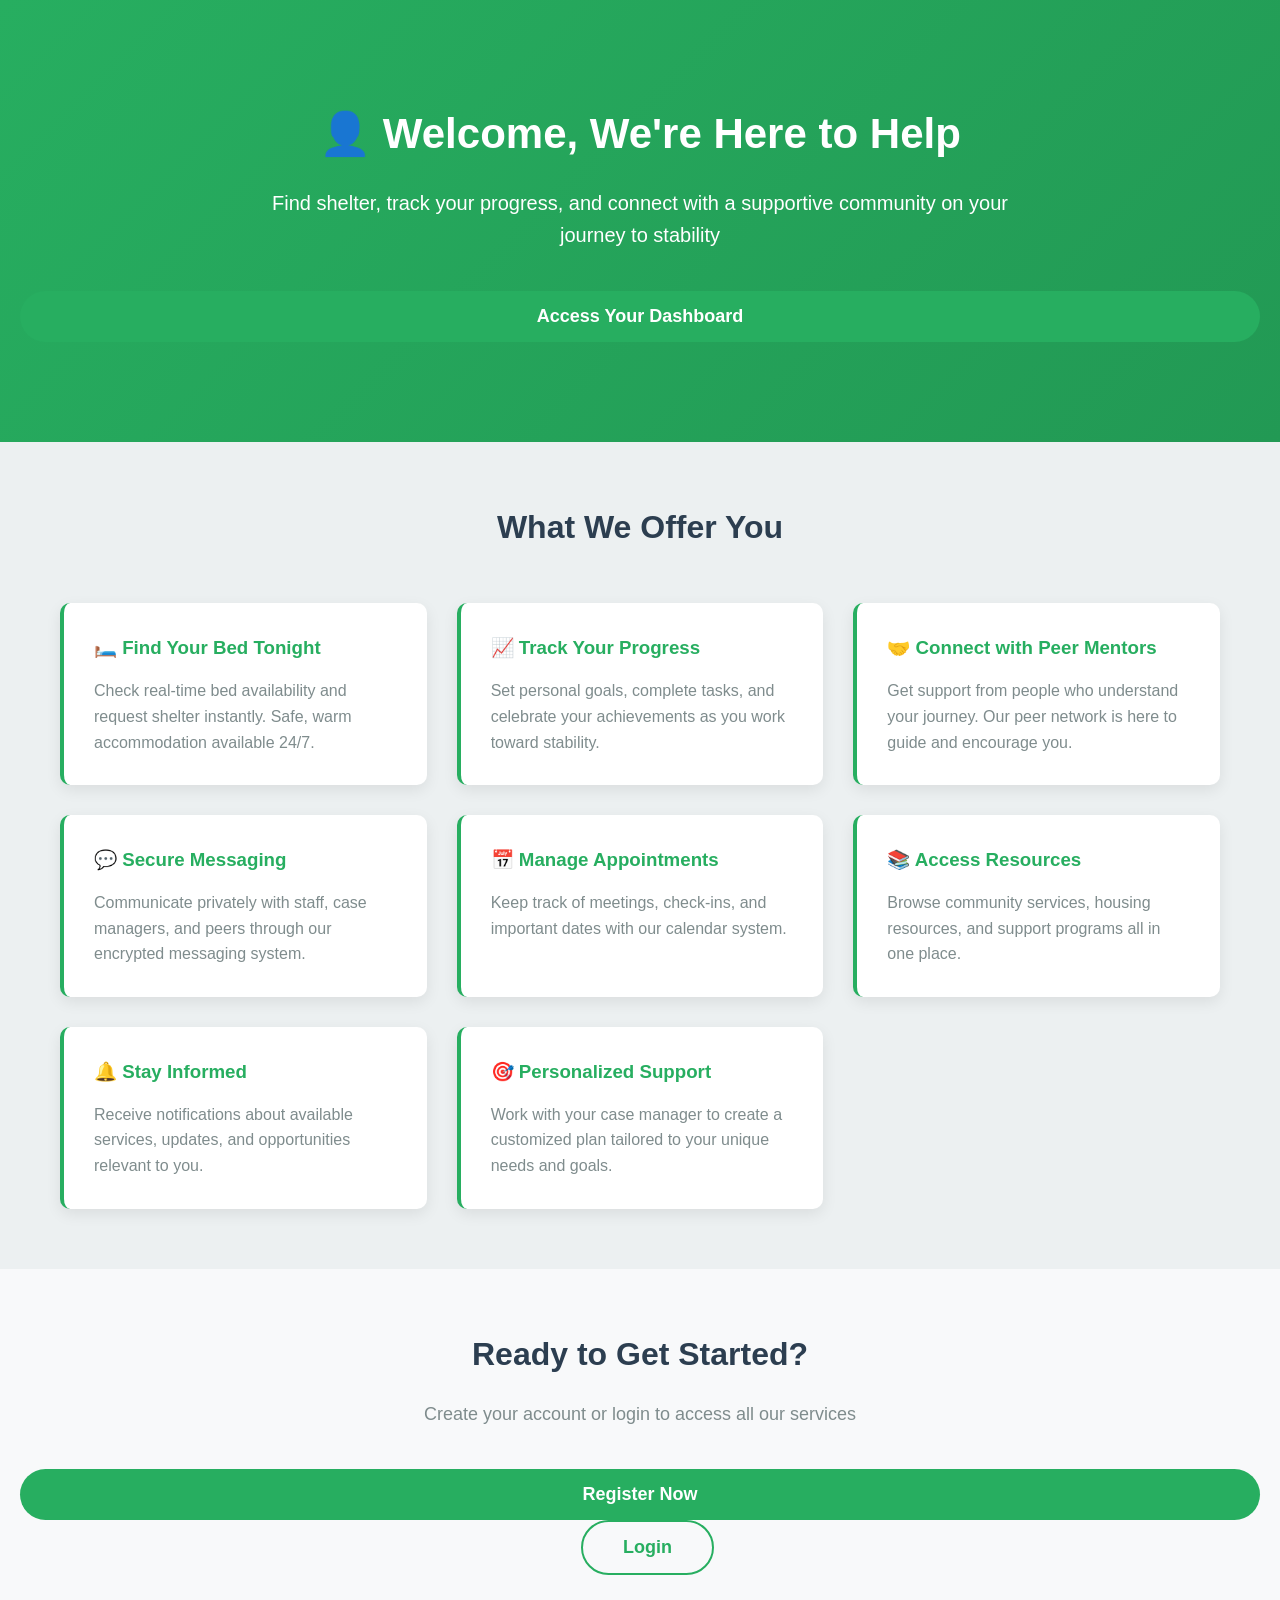
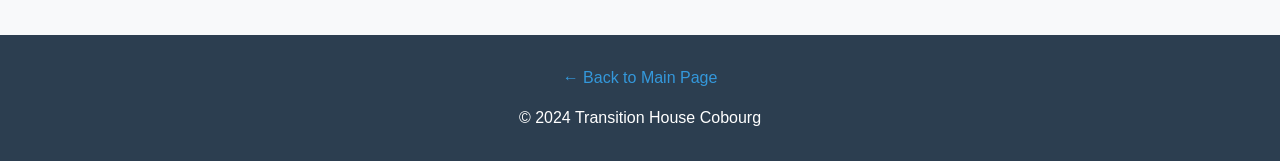
<file: public/landing-client.html>
<!DOCTYPE html>
<html lang="en">
<head>
    <meta charset="UTF-8">
    <meta name="viewport" content="width=device-width, initial-scale=1.0">
    <title>For Clients - Transition House Cobourg</title>
    <link rel="stylesheet" href="css/style.css">
    <link rel="icon" type="image/svg+xml" href="icons/icon.svg">
    <style>
        body { margin: 0; font-family: 'Segoe UI', Tahoma, Geneva, Verdana, sans-serif; }
        
        .hero-client {
            background: linear-gradient(135deg, #27ae60 0%, #229954 100%);
            color: white;
            padding: 100px 20px;
            text-align: center;
        }
        
        .hero-client h1 {
            font-size: 42px;
            margin-bottom: 20px;
        }
        
        .hero-client p {
            font-size: 20px;
            max-width: 800px;
            margin: 0 auto 40px;
        }
        
        .benefits {
            padding: 60px 20px;
            max-width: 1200px;
            margin: 0 auto;
        }
        
        .benefits h2 {
            font-size: 32px;
            text-align: center;
            margin-bottom: 50px;
            color: #2c3e50;
        }
        
        .benefit-grid {
            display: grid;
            grid-template-columns: repeat(auto-fit, minmax(280px, 1fr));
            gap: 30px;
        }
        
        .benefit-card {
            background: white;
            padding: 30px;
            border-radius: 10px;
            box-shadow: 0 5px 15px rgba(0,0,0,0.08);
            border-left: 4px solid #27ae60;
        }
        
        .benefit-card h3 {
            color: #27ae60;
            margin-bottom: 15px;
        }
        
        .benefit-card p {
            color: #7f8c8d;
            line-height: 1.6;
        }
        
        .cta-section {
            background: #f8f9fa;
            padding: 60px 20px;
            text-align: center;
        }
        
        .cta-section h2 {
            font-size: 32px;
            margin-bottom: 20px;
            color: #2c3e50;
        }
        
        .cta-section p {
            font-size: 18px;
            color: #7f8c8d;
            margin-bottom: 40px;
        }
        
        .btn {
            padding: 15px 40px;
            font-size: 18px;
            border: none;
            border-radius: 30px;
            cursor: pointer;
            text-decoration: none;
            display: inline-block;
            transition: all 0.3s;
            font-weight: 600;
        }
        
        .btn-primary {
            background: #27ae60;
            color: white;
        }
        
        .btn-primary:hover {
            background: #229954;
            transform: translateY(-2px);
            box-shadow: 0 5px 15px rgba(39, 174, 96, 0.3);
        }
        
        .btn-secondary {
            background: transparent;
            color: #27ae60;
            border: 2px solid #27ae60;
            margin-left: 15px;
        }
        
        .btn-secondary:hover {
            background: #27ae60;
            color: white;
        }
    </style>
</head>
<body>
    <section class="hero-client">
        <h1>👤 Welcome, We're Here to Help</h1>
        <p>Find shelter, track your progress, and connect with a supportive community on your journey to stability</p>
        <button class="btn btn-primary" onclick="window.location.href='index.html'">Access Your Dashboard</button>
    </section>

    <section class="benefits">
        <h2>What We Offer You</h2>
        <div class="benefit-grid">
            <div class="benefit-card">
                <h3>🛏️ Find Your Bed Tonight</h3>
                <p>Check real-time bed availability and request shelter instantly. Safe, warm accommodation available 24/7.</p>
            </div>
            
            <div class="benefit-card">
                <h3>📈 Track Your Progress</h3>
                <p>Set personal goals, complete tasks, and celebrate your achievements as you work toward stability.</p>
            </div>
            
            <div class="benefit-card">
                <h3>🤝 Connect with Peer Mentors</h3>
                <p>Get support from people who understand your journey. Our peer network is here to guide and encourage you.</p>
            </div>
            
            <div class="benefit-card">
                <h3>💬 Secure Messaging</h3>
                <p>Communicate privately with staff, case managers, and peers through our encrypted messaging system.</p>
            </div>
            
            <div class="benefit-card">
                <h3>📅 Manage Appointments</h3>
                <p>Keep track of meetings, check-ins, and important dates with our calendar system.</p>
            </div>
            
            <div class="benefit-card">
                <h3>📚 Access Resources</h3>
                <p>Browse community services, housing resources, and support programs all in one place.</p>
            </div>
            
            <div class="benefit-card">
                <h3>🔔 Stay Informed</h3>
                <p>Receive notifications about available services, updates, and opportunities relevant to you.</p>
            </div>
            
            <div class="benefit-card">
                <h3>🎯 Personalized Support</h3>
                <p>Work with your case manager to create a customized plan tailored to your unique needs and goals.</p>
            </div>
        </div>
    </section>

    <section class="cta-section">
        <h2>Ready to Get Started?</h2>
        <p>Create your account or login to access all our services</p>
        <button class="btn btn-primary" onclick="window.location.href='index.html#register'">Register Now</button>
        <button class="btn btn-secondary" onclick="window.location.href='index.html'">Login</button>
    </section>

    <footer style="background: #2c3e50; color: white; padding: 30px 20px; text-align: center;">
        <p><a href="landing.html" style="color: #3498db; text-decoration: none;">← Back to Main Page</a></p>
        <p style="margin-top: 15px;">&copy; 2024 Transition House Cobourg</p>
    </footer>
</body>
</html>
</file>
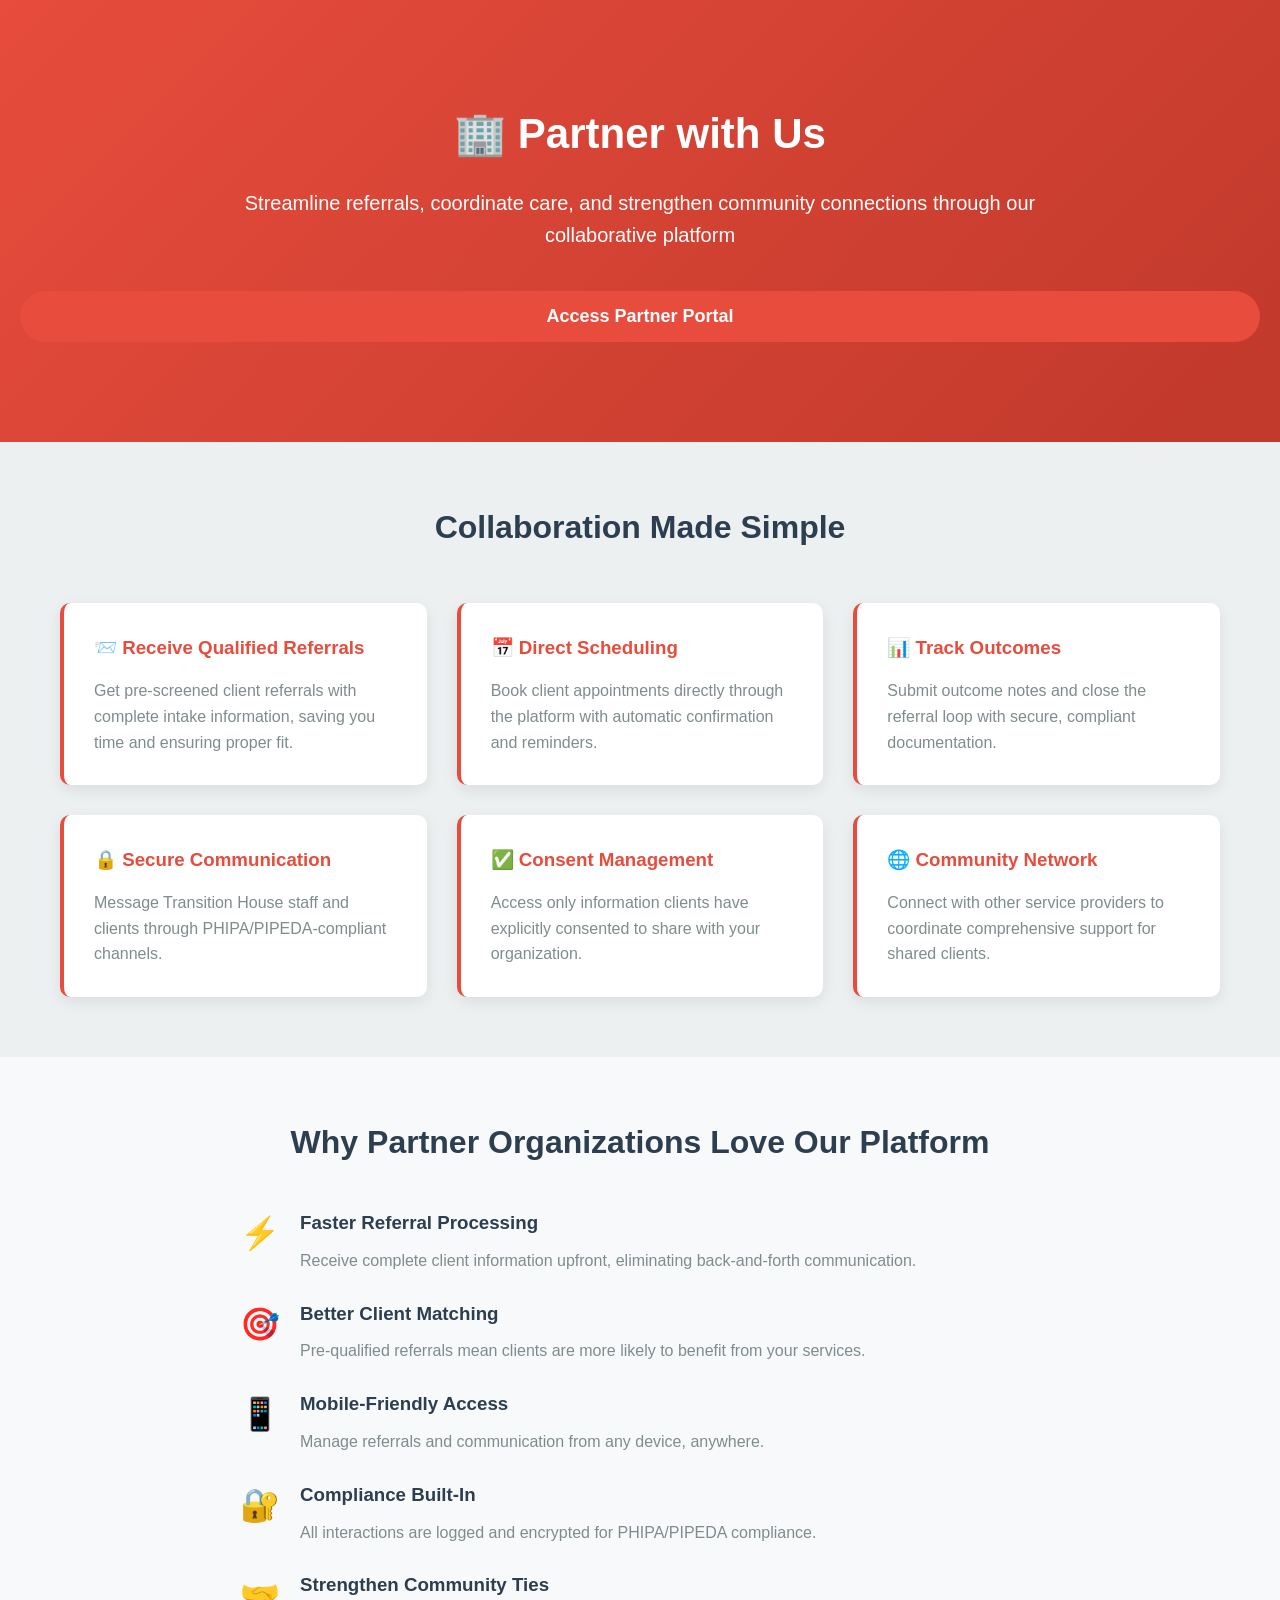
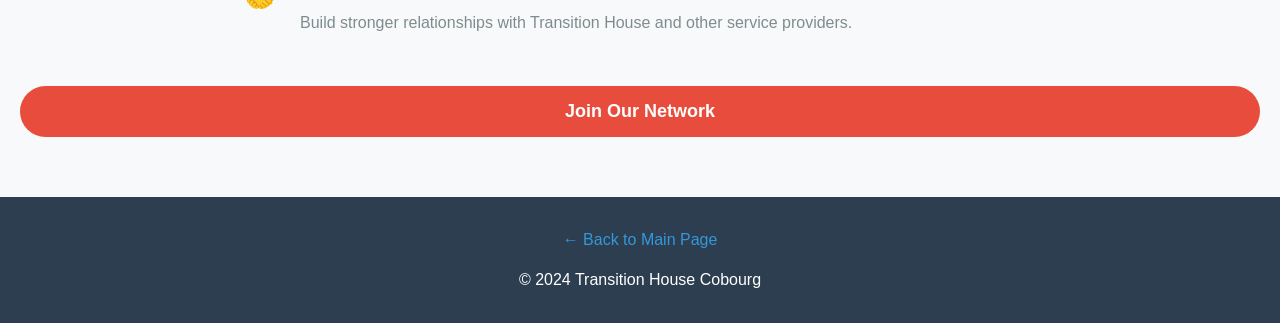
<file: public/landing-partners.html>
<!DOCTYPE html>
<html lang="en">
<head>
    <meta charset="UTF-8">
    <meta name="viewport" content="width=device-width, initial-scale=1.0">
    <title>For Service Providers - Transition House Cobourg</title>
    <link rel="stylesheet" href="css/style.css">
    <link rel="icon" type="image/svg+xml" href="icons/icon.svg">
    <style>
        body { margin: 0; font-family: 'Segoe UI', Tahoma, Geneva, Verdana, sans-serif; }
        
        .hero-partners {
            background: linear-gradient(135deg, #e74c3c 0%, #c0392b 100%);
            color: white;
            padding: 100px 20px;
            text-align: center;
        }
        
        .hero-partners h1 {
            font-size: 42px;
            margin-bottom: 20px;
        }
        
        .hero-partners p {
            font-size: 20px;
            max-width: 800px;
            margin: 0 auto 40px;
        }
        
        .collaboration {
            padding: 60px 20px;
            max-width: 1200px;
            margin: 0 auto;
        }
        
        .collaboration h2 {
            font-size: 32px;
            text-align: center;
            margin-bottom: 50px;
            color: #2c3e50;
        }
        
        .collab-grid {
            display: grid;
            grid-template-columns: repeat(auto-fit, minmax(300px, 1fr));
            gap: 30px;
        }
        
        .collab-card {
            background: white;
            padding: 30px;
            border-radius: 10px;
            box-shadow: 0 5px 15px rgba(0,0,0,0.08);
            border-left: 4px solid #e74c3c;
        }
        
        .collab-card h3 {
            color: #e74c3c;
            margin-bottom: 15px;
        }
        
        .collab-card p {
            color: #7f8c8d;
            line-height: 1.6;
        }
        
        .benefits {
            background: #f8f9fa;
            padding: 60px 20px;
            text-align: center;
        }
        
        .benefits h2 {
            font-size: 32px;
            margin-bottom: 40px;
            color: #2c3e50;
        }
        
        .benefit-list {
            max-width: 800px;
            margin: 0 auto;
            text-align: left;
        }
        
        .benefit-item {
            display: flex;
            align-items: flex-start;
            margin-bottom: 25px;
        }
        
        .benefit-icon {
            font-size: 32px;
            margin-right: 20px;
            flex-shrink: 0;
        }
        
        .benefit-text h3 {
            margin: 0 0 10px 0;
            color: #2c3e50;
        }
        
        .benefit-text p {
            margin: 0;
            color: #7f8c8d;
        }
        
        .btn {
            padding: 15px 40px;
            font-size: 18px;
            border: none;
            border-radius: 30px;
            cursor: pointer;
            text-decoration: none;
            display: inline-block;
            transition: all 0.3s;
            font-weight: 600;
        }
        
        .btn-primary {
            background: #e74c3c;
            color: white;
        }
        
        .btn-primary:hover {
            background: #c0392b;
            transform: translateY(-2px);
            box-shadow: 0 5px 15px rgba(231, 76, 60, 0.3);
        }
    </style>
</head>
<body>
    <section class="hero-partners">
        <h1>🏢 Partner with Us</h1>
        <p>Streamline referrals, coordinate care, and strengthen community connections through our collaborative platform</p>
        <button class="btn btn-primary" onclick="window.location.href='index.html'">Access Partner Portal</button>
    </section>

    <section class="collaboration">
        <h2>Collaboration Made Simple</h2>
        <div class="collab-grid">
            <div class="collab-card">
                <h3>📨 Receive Qualified Referrals</h3>
                <p>Get pre-screened client referrals with complete intake information, saving you time and ensuring proper fit.</p>
            </div>
            
            <div class="collab-card">
                <h3>📅 Direct Scheduling</h3>
                <p>Book client appointments directly through the platform with automatic confirmation and reminders.</p>
            </div>
            
            <div class="collab-card">
                <h3>📊 Track Outcomes</h3>
                <p>Submit outcome notes and close the referral loop with secure, compliant documentation.</p>
            </div>
            
            <div class="collab-card">
                <h3>🔒 Secure Communication</h3>
                <p>Message Transition House staff and clients through PHIPA/PIPEDA-compliant channels.</p>
            </div>
            
            <div class="collab-card">
                <h3>✅ Consent Management</h3>
                <p>Access only information clients have explicitly consented to share with your organization.</p>
            </div>
            
            <div class="collab-card">
                <h3>🌐 Community Network</h3>
                <p>Connect with other service providers to coordinate comprehensive support for shared clients.</p>
            </div>
        </div>
    </section>

    <section class="benefits">
        <h2>Why Partner Organizations Love Our Platform</h2>
        <div class="benefit-list">
            <div class="benefit-item">
                <div class="benefit-icon">⚡</div>
                <div class="benefit-text">
                    <h3>Faster Referral Processing</h3>
                    <p>Receive complete client information upfront, eliminating back-and-forth communication.</p>
                </div>
            </div>
            
            <div class="benefit-item">
                <div class="benefit-icon">🎯</div>
                <div class="benefit-text">
                    <h3>Better Client Matching</h3>
                    <p>Pre-qualified referrals mean clients are more likely to benefit from your services.</p>
                </div>
            </div>
            
            <div class="benefit-item">
                <div class="benefit-icon">📱</div>
                <div class="benefit-text">
                    <h3>Mobile-Friendly Access</h3>
                    <p>Manage referrals and communication from any device, anywhere.</p>
                </div>
            </div>
            
            <div class="benefit-item">
                <div class="benefit-icon">🔐</div>
                <div class="benefit-text">
                    <h3>Compliance Built-In</h3>
                    <p>All interactions are logged and encrypted for PHIPA/PIPEDA compliance.</p>
                </div>
            </div>
            
            <div class="benefit-item">
                <div class="benefit-icon">🤝</div>
                <div class="benefit-text">
                    <h3>Strengthen Community Ties</h3>
                    <p>Build stronger relationships with Transition House and other service providers.</p>
                </div>
            </div>
        </div>
        
        <div style="margin-top: 50px;">
            <button class="btn btn-primary" onclick="window.location.href='index.html#register'">Join Our Network</button>
        </div>
    </section>

    <footer style="background: #2c3e50; color: white; padding: 30px 20px; text-align: center;">
        <p><a href="landing.html" style="color: #3498db; text-decoration: none;">← Back to Main Page</a></p>
        <p style="margin-top: 15px;">&copy; 2024 Transition House Cobourg</p>
    </footer>
</body>
</html>
</file>
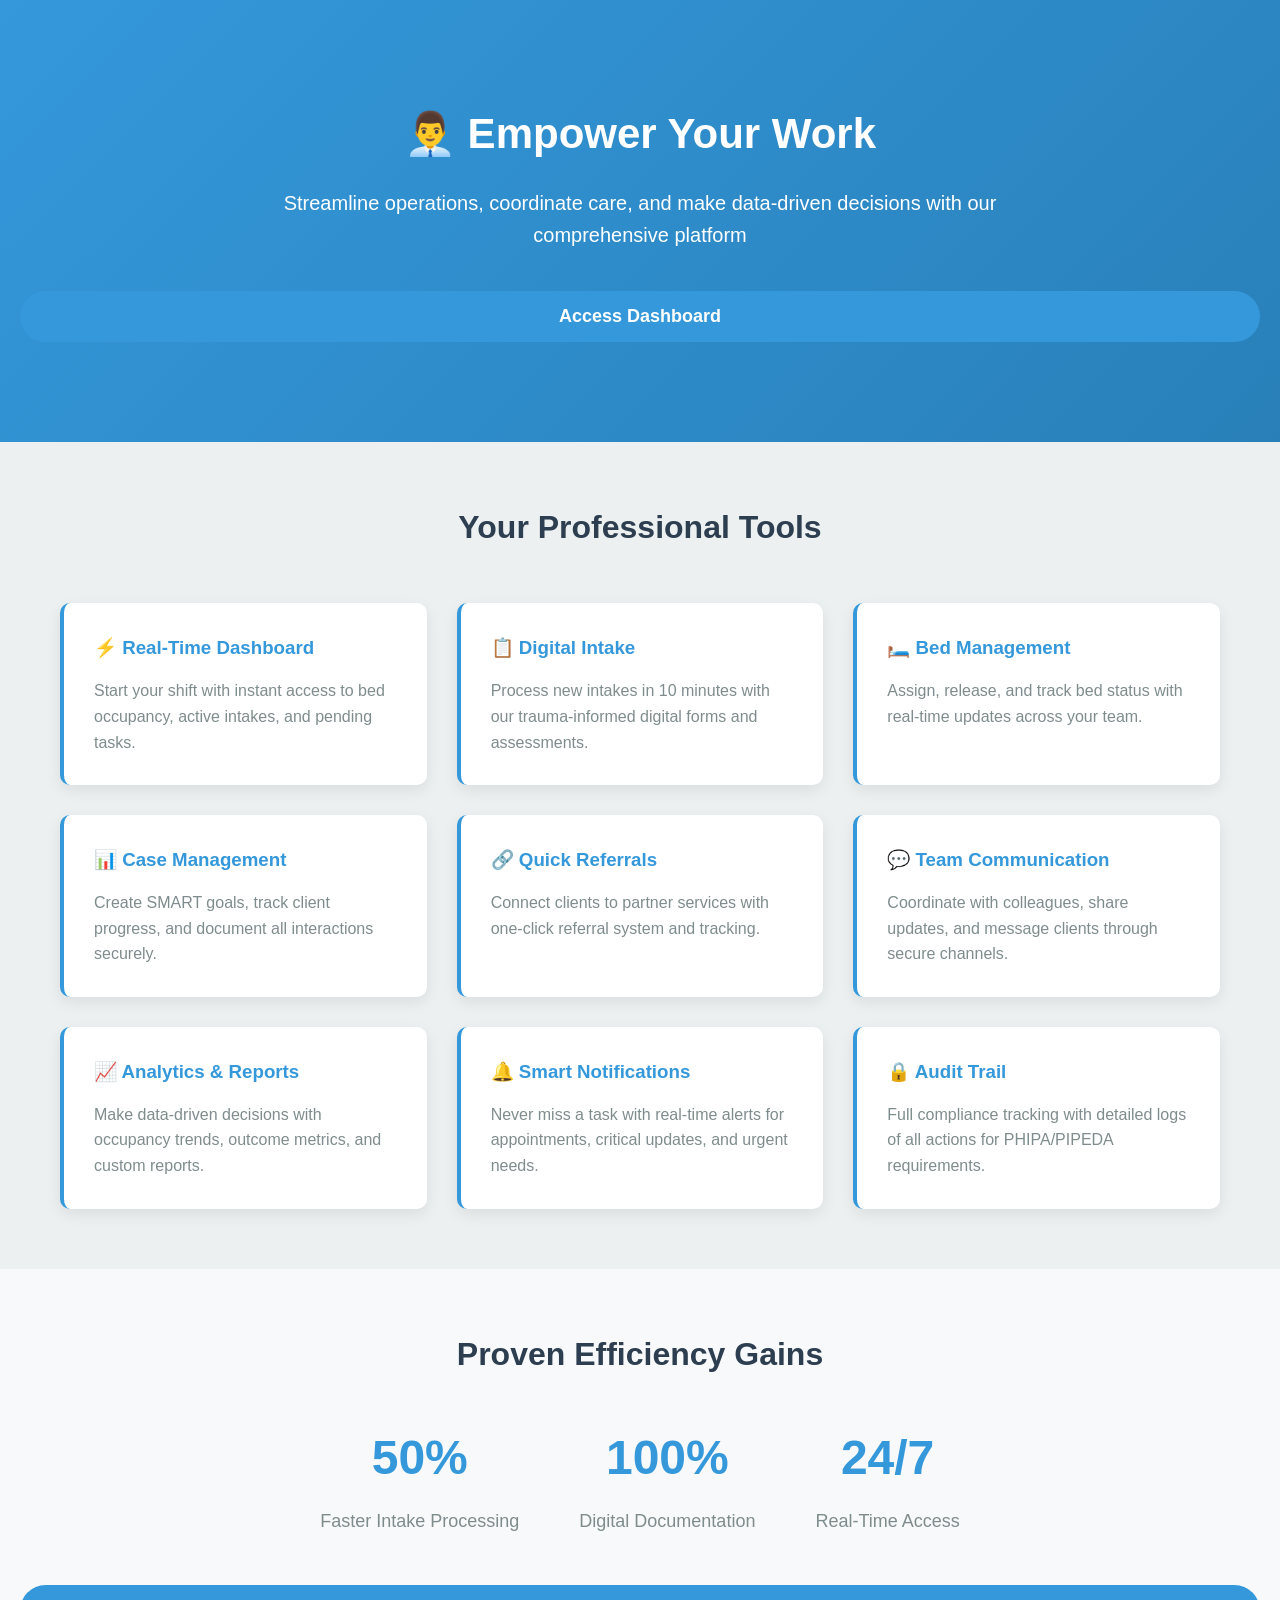
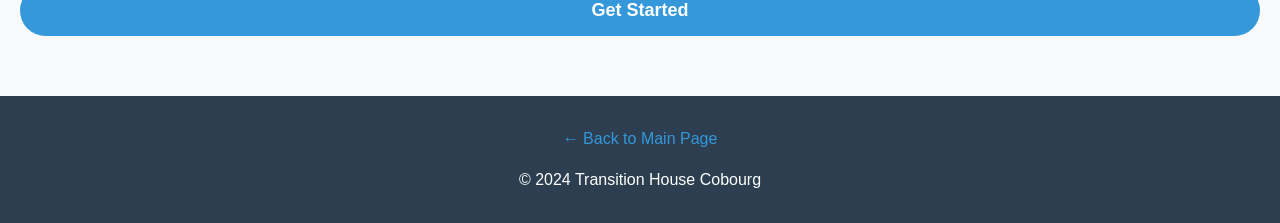
<file: public/landing-staff.html>
<!DOCTYPE html>
<html lang="en">
<head>
    <meta charset="UTF-8">
    <meta name="viewport" content="width=device-width, initial-scale=1.0">
    <title>For Staff & Workers - Transition House Cobourg</title>
    <link rel="stylesheet" href="css/style.css">
    <link rel="icon" type="image/svg+xml" href="icons/icon.svg">
    <style>
        body { margin: 0; font-family: 'Segoe UI', Tahoma, Geneva, Verdana, sans-serif; }
        
        .hero-staff {
            background: linear-gradient(135deg, #3498db 0%, #2980b9 100%);
            color: white;
            padding: 100px 20px;
            text-align: center;
        }
        
        .hero-staff h1 {
            font-size: 42px;
            margin-bottom: 20px;
        }
        
        .hero-staff p {
            font-size: 20px;
            max-width: 800px;
            margin: 0 auto 40px;
        }
        
        .tools {
            padding: 60px 20px;
            max-width: 1200px;
            margin: 0 auto;
        }
        
        .tools h2 {
            font-size: 32px;
            text-align: center;
            margin-bottom: 50px;
            color: #2c3e50;
        }
        
        .tool-grid {
            display: grid;
            grid-template-columns: repeat(auto-fit, minmax(280px, 1fr));
            gap: 30px;
        }
        
        .tool-card {
            background: white;
            padding: 30px;
            border-radius: 10px;
            box-shadow: 0 5px 15px rgba(0,0,0,0.08);
            border-left: 4px solid #3498db;
        }
        
        .tool-card h3 {
            color: #3498db;
            margin-bottom: 15px;
        }
        
        .tool-card p {
            color: #7f8c8d;
            line-height: 1.6;
        }
        
        .efficiency {
            background: #f8f9fa;
            padding: 60px 20px;
            text-align: center;
        }
        
        .efficiency h2 {
            font-size: 32px;
            margin-bottom: 40px;
            color: #2c3e50;
        }
        
        .stats {
            display: flex;
            justify-content: center;
            gap: 60px;
            flex-wrap: wrap;
            max-width: 1000px;
            margin: 0 auto;
        }
        
        .stat {
            text-align: center;
        }
        
        .stat-number {
            font-size: 48px;
            font-weight: bold;
            color: #3498db;
        }
        
        .stat-label {
            font-size: 18px;
            color: #7f8c8d;
            margin-top: 10px;
        }
        
        .btn {
            padding: 15px 40px;
            font-size: 18px;
            border: none;
            border-radius: 30px;
            cursor: pointer;
            text-decoration: none;
            display: inline-block;
            transition: all 0.3s;
            font-weight: 600;
        }
        
        .btn-primary {
            background: #3498db;
            color: white;
        }
        
        .btn-primary:hover {
            background: #2980b9;
            transform: translateY(-2px);
            box-shadow: 0 5px 15px rgba(52, 152, 219, 0.3);
        }
    </style>
</head>
<body>
    <section class="hero-staff">
        <h1>👨‍💼 Empower Your Work</h1>
        <p>Streamline operations, coordinate care, and make data-driven decisions with our comprehensive platform</p>
        <button class="btn btn-primary" onclick="window.location.href='index.html'">Access Dashboard</button>
    </section>

    <section class="tools">
        <h2>Your Professional Tools</h2>
        <div class="tool-grid">
            <div class="tool-card">
                <h3>⚡ Real-Time Dashboard</h3>
                <p>Start your shift with instant access to bed occupancy, active intakes, and pending tasks.</p>
            </div>
            
            <div class="tool-card">
                <h3>📋 Digital Intake</h3>
                <p>Process new intakes in 10 minutes with our trauma-informed digital forms and assessments.</p>
            </div>
            
            <div class="tool-card">
                <h3>🛏️ Bed Management</h3>
                <p>Assign, release, and track bed status with real-time updates across your team.</p>
            </div>
            
            <div class="tool-card">
                <h3>📊 Case Management</h3>
                <p>Create SMART goals, track client progress, and document all interactions securely.</p>
            </div>
            
            <div class="tool-card">
                <h3>🔗 Quick Referrals</h3>
                <p>Connect clients to partner services with one-click referral system and tracking.</p>
            </div>
            
            <div class="tool-card">
                <h3>💬 Team Communication</h3>
                <p>Coordinate with colleagues, share updates, and message clients through secure channels.</p>
            </div>
            
            <div class="tool-card">
                <h3>📈 Analytics & Reports</h3>
                <p>Make data-driven decisions with occupancy trends, outcome metrics, and custom reports.</p>
            </div>
            
            <div class="tool-card">
                <h3>🔔 Smart Notifications</h3>
                <p>Never miss a task with real-time alerts for appointments, critical updates, and urgent needs.</p>
            </div>
            
            <div class="tool-card">
                <h3>🔒 Audit Trail</h3>
                <p>Full compliance tracking with detailed logs of all actions for PHIPA/PIPEDA requirements.</p>
            </div>
        </div>
    </section>

    <section class="efficiency">
        <h2>Proven Efficiency Gains</h2>
        <div class="stats">
            <div class="stat">
                <div class="stat-number">50%</div>
                <div class="stat-label">Faster Intake Processing</div>
            </div>
            <div class="stat">
                <div class="stat-number">100%</div>
                <div class="stat-label">Digital Documentation</div>
            </div>
            <div class="stat">
                <div class="stat-number">24/7</div>
                <div class="stat-label">Real-Time Access</div>
            </div>
        </div>
        
        <div style="margin-top: 50px;">
            <button class="btn btn-primary" onclick="window.location.href='index.html#register'">Get Started</button>
        </div>
    </section>

    <footer style="background: #2c3e50; color: white; padding: 30px 20px; text-align: center;">
        <p><a href="landing.html" style="color: #3498db; text-decoration: none;">← Back to Main Page</a></p>
        <p style="margin-top: 15px;">&copy; 2024 Transition House Cobourg</p>
    </footer>
</body>
</html>
</file>
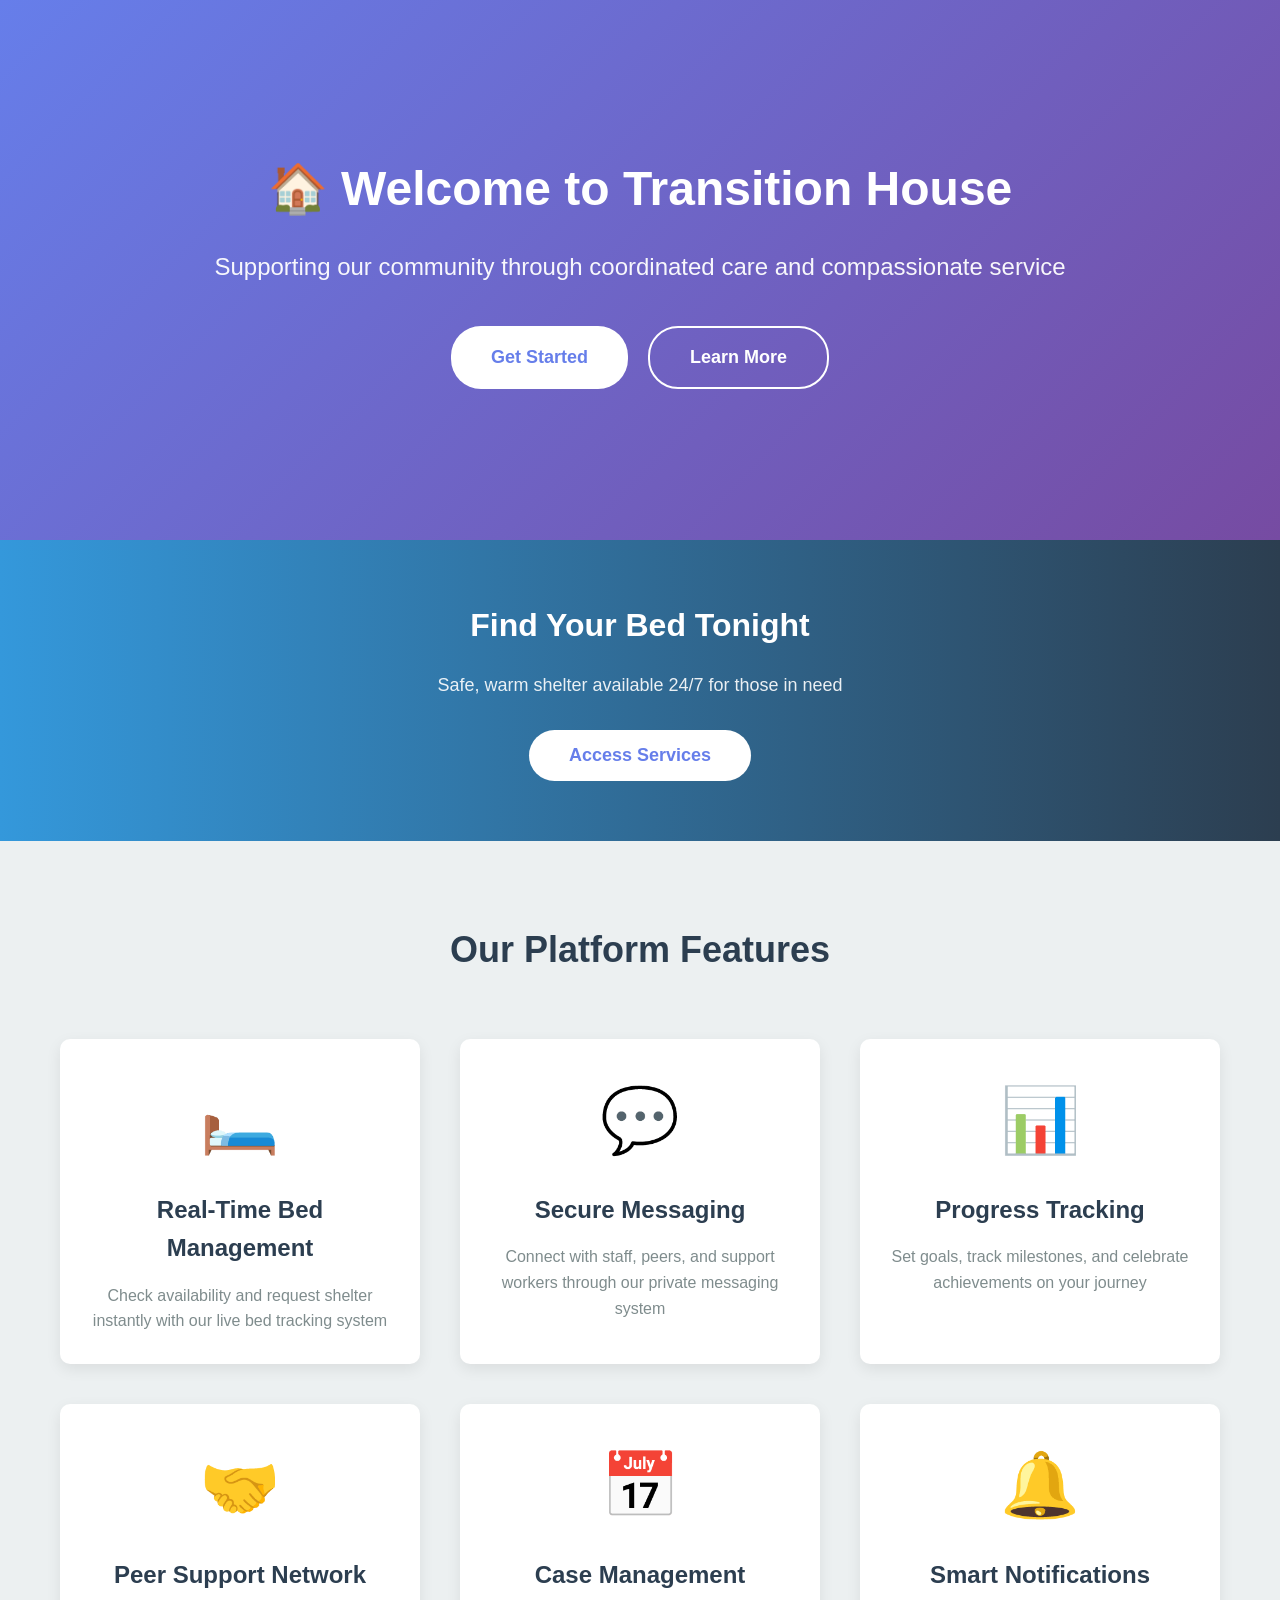
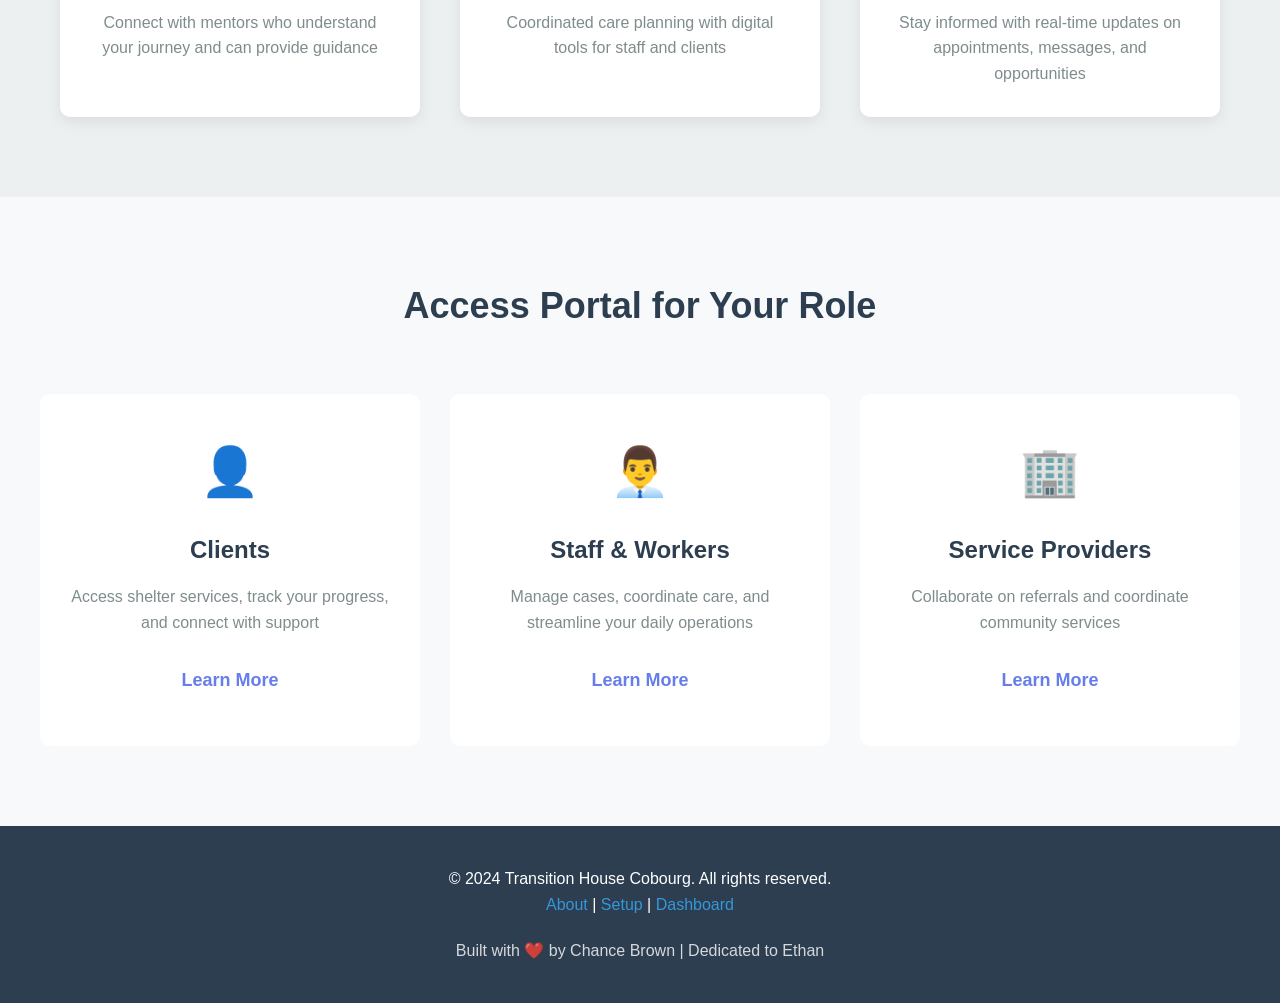
<file: public/landing.html>
<!DOCTYPE html>
<html lang="en">
<head>
    <meta charset="UTF-8">
    <meta name="viewport" content="width=device-width, initial-scale=1.0">
    <title>Transition House Cobourg - Supporting Our Community</title>
    <link rel="stylesheet" href="css/style.css">
    <link rel="icon" type="image/svg+xml" href="icons/icon.svg">
    <style>
        /* Landing Page Specific Styles */
        body {
            margin: 0;
            font-family: 'Segoe UI', Tahoma, Geneva, Verdana, sans-serif;
        }
        
        .hero {
            background: linear-gradient(135deg, #667eea 0%, #764ba2 100%);
            color: white;
            padding: 80px 20px;
            text-align: center;
            min-height: 60vh;
            display: flex;
            flex-direction: column;
            justify-content: center;
            align-items: center;
        }
        
        .hero h1 {
            font-size: 48px;
            margin-bottom: 20px;
            animation: fadeInDown 1s;
        }
        
        .hero p {
            font-size: 24px;
            margin-bottom: 40px;
            opacity: 0.95;
            animation: fadeInUp 1s;
        }
        
        .cta-buttons {
            display: flex;
            gap: 20px;
            flex-wrap: wrap;
            justify-content: center;
            animation: fadeIn 1.5s;
        }
        
        .cta-btn {
            padding: 15px 40px;
            font-size: 18px;
            border: none;
            border-radius: 30px;
            cursor: pointer;
            text-decoration: none;
            transition: all 0.3s;
            font-weight: 600;
        }
        
        .cta-btn.primary {
            background: white;
            color: #667eea;
        }
        
        .cta-btn.primary:hover {
            transform: translateY(-3px);
            box-shadow: 0 10px 25px rgba(0,0,0,0.2);
        }
        
        .cta-btn.secondary {
            background: transparent;
            color: white;
            border: 2px solid white;
        }
        
        .cta-btn.secondary:hover {
            background: white;
            color: #667eea;
        }
        
        .features {
            padding: 80px 20px;
            max-width: 1200px;
            margin: 0 auto;
        }
        
        .features h2 {
            text-align: center;
            font-size: 36px;
            margin-bottom: 60px;
            color: #2c3e50;
        }
        
        .feature-grid {
            display: grid;
            grid-template-columns: repeat(auto-fit, minmax(300px, 1fr));
            gap: 40px;
        }
        
        .feature-card {
            text-align: center;
            padding: 30px;
            border-radius: 10px;
            transition: all 0.3s;
            background: white;
            box-shadow: 0 5px 15px rgba(0,0,0,0.08);
        }
        
        .feature-card:hover {
            transform: translateY(-10px);
            box-shadow: 0 15px 30px rgba(0,0,0,0.15);
        }
        
        .feature-icon {
            font-size: 64px;
            margin-bottom: 20px;
        }
        
        .feature-card h3 {
            font-size: 24px;
            margin-bottom: 15px;
            color: #2c3e50;
        }
        
        .feature-card p {
            color: #7f8c8d;
            line-height: 1.6;
        }
        
        .roles {
            background: #f8f9fa;
            padding: 80px 20px;
        }
        
        .roles h2 {
            text-align: center;
            font-size: 36px;
            margin-bottom: 60px;
            color: #2c3e50;
        }
        
        .role-cards {
            max-width: 1200px;
            margin: 0 auto;
            display: grid;
            grid-template-columns: repeat(auto-fit, minmax(250px, 1fr));
            gap: 30px;
        }
        
        .role-card {
            background: white;
            padding: 40px 30px;
            border-radius: 10px;
            text-align: center;
            transition: all 0.3s;
            cursor: pointer;
        }
        
        .role-card:hover {
            transform: translateY(-5px);
            box-shadow: 0 10px 30px rgba(0,0,0,0.15);
        }
        
        .role-card h3 {
            font-size: 24px;
            margin: 20px 0 15px;
            color: #2c3e50;
        }
        
        .role-card p {
            color: #7f8c8d;
            line-height: 1.6;
            margin-bottom: 20px;
        }
        
        .role-card .role-icon {
            font-size: 48px;
        }
        
        /* Rotating CTA Banner */
        .rotating-cta {
            background: linear-gradient(90deg, #3498db 0%, #2c3e50 100%);
            color: white;
            padding: 60px 20px;
            text-align: center;
            position: relative;
            overflow: hidden;
        }
        
        .cta-content {
            max-width: 800px;
            margin: 0 auto;
            animation: fadeIn 0.5s;
        }
        
        .cta-content h2 {
            font-size: 32px;
            margin-bottom: 20px;
        }
        
        .cta-content p {
            font-size: 18px;
            margin-bottom: 30px;
            opacity: 0.9;
        }
        
        /* Login Modal */
        .modal {
            display: none;
            position: fixed;
            z-index: 1000;
            left: 0;
            top: 0;
            width: 100%;
            height: 100%;
            background-color: rgba(0,0,0,0.6);
            animation: fadeIn 0.3s;
        }
        
        .modal.active {
            display: flex;
            align-items: center;
            justify-content: center;
        }
        
        .modal-content {
            background: white;
            padding: 40px;
            border-radius: 15px;
            max-width: 500px;
            width: 90%;
            box-shadow: 0 10px 40px rgba(0,0,0,0.3);
            animation: slideUp 0.3s;
        }
        
        .modal-header {
            display: flex;
            justify-content: space-between;
            align-items: center;
            margin-bottom: 30px;
        }
        
        .modal-header h2 {
            color: #2c3e50;
            margin: 0;
        }
        
        .close {
            font-size: 32px;
            cursor: pointer;
            color: #95a5a6;
        }
        
        .close:hover {
            color: #2c3e50;
        }
        
        @keyframes fadeIn {
            from { opacity: 0; }
            to { opacity: 1; }
        }
        
        @keyframes fadeInDown {
            from {
                opacity: 0;
                transform: translateY(-30px);
            }
            to {
                opacity: 1;
                transform: translateY(0);
            }
        }
        
        @keyframes fadeInUp {
            from {
                opacity: 0;
                transform: translateY(30px);
            }
            to {
                opacity: 1;
                transform: translateY(0);
            }
        }
        
        @keyframes slideUp {
            from {
                opacity: 0;
                transform: translateY(50px);
            }
            to {
                opacity: 1;
                transform: translateY(0);
            }
        }
        
        footer {
            background: #2c3e50;
            color: white;
            padding: 40px 20px;
            text-align: center;
        }
        
        footer a {
            color: #3498db;
            text-decoration: none;
        }
        
        footer a:hover {
            text-decoration: underline;
        }
    </style>
</head>
<body>
    <!-- Hero Section -->
    <section class="hero">
        <h1>🏠 Welcome to Transition House</h1>
        <p>Supporting our community through coordinated care and compassionate service</p>
        <div class="cta-buttons">
            <button class="cta-btn primary" onclick="openLoginModal()">Get Started</button>
            <a href="about.html" class="cta-btn secondary">Learn More</a>
        </div>
    </section>

    <!-- Rotating Call-to-Action Banner -->
    <section class="rotating-cta" id="rotating-cta">
        <div class="cta-content" id="cta-content">
            <h2 id="cta-title">Find Your Bed Tonight</h2>
            <p id="cta-description">Safe, warm shelter available 24/7 for those in need</p>
            <button class="cta-btn primary" onclick="openLoginModal()">Access Services</button>
        </div>
    </section>

    <!-- Features Section -->
    <section class="features">
        <h2>Our Platform Features</h2>
        <div class="feature-grid">
            <div class="feature-card">
                <div class="feature-icon">🛏️</div>
                <h3>Real-Time Bed Management</h3>
                <p>Check availability and request shelter instantly with our live bed tracking system</p>
            </div>
            
            <div class="feature-card">
                <div class="feature-icon">💬</div>
                <h3>Secure Messaging</h3>
                <p>Connect with staff, peers, and support workers through our private messaging system</p>
            </div>
            
            <div class="feature-card">
                <div class="feature-icon">📊</div>
                <h3>Progress Tracking</h3>
                <p>Set goals, track milestones, and celebrate achievements on your journey</p>
            </div>
            
            <div class="feature-card">
                <div class="feature-icon">🤝</div>
                <h3>Peer Support Network</h3>
                <p>Connect with mentors who understand your journey and can provide guidance</p>
            </div>
            
            <div class="feature-card">
                <div class="feature-icon">📅</div>
                <h3>Case Management</h3>
                <p>Coordinated care planning with digital tools for staff and clients</p>
            </div>
            
            <div class="feature-card">
                <div class="feature-icon">🔔</div>
                <h3>Smart Notifications</h3>
                <p>Stay informed with real-time updates on appointments, messages, and opportunities</p>
            </div>
        </div>
    </section>

    <!-- Role-Specific Access -->
    <section class="roles">
        <h2>Access Portal for Your Role</h2>
        <div class="role-cards">
            <div class="role-card" onclick="window.location.href='landing-client.html'">
                <div class="role-icon">👤</div>
                <h3>Clients</h3>
                <p>Access shelter services, track your progress, and connect with support</p>
                <button class="cta-btn primary">Learn More</button>
            </div>
            
            <div class="role-card" onclick="window.location.href='landing-staff.html'">
                <div class="role-icon">👨‍💼</div>
                <h3>Staff & Workers</h3>
                <p>Manage cases, coordinate care, and streamline your daily operations</p>
                <button class="cta-btn primary">Learn More</button>
            </div>
            
            <div class="role-card" onclick="window.location.href='landing-partners.html'">
                <div class="role-icon">🏢</div>
                <h3>Service Providers</h3>
                <p>Collaborate on referrals and coordinate community services</p>
                <button class="cta-btn primary">Learn More</button>
            </div>
        </div>
    </section>

    <!-- Login Modal -->
    <div id="login-modal" class="modal">
        <div class="modal-content">
            <div class="modal-header">
                <h2>Login to Transition House</h2>
                <span class="close" onclick="closeLoginModal()">&times;</span>
            </div>
            
            <form id="landing-login-form">
                <div class="form-group">
                    <label for="landing-email">Email</label>
                    <input type="email" id="landing-email" name="email" required>
                </div>
                
                <div class="form-group">
                    <label for="landing-password">Password</label>
                    <input type="password" id="landing-password" name="password" required>
                </div>
                
                <button type="submit" class="btn btn-primary" style="width: 100%; margin-top: 20px;">Login</button>
                
                <div class="form-footer" style="margin-top: 20px;">
                    <a href="index.html#register">Register</a> | 
                    <a href="index.html#forgot">Forgot Password?</a>
                </div>
            </form>
            
            <div id="landing-login-message" class="message"></div>
        </div>
    </div>

    <!-- Footer -->
    <footer>
        <p>&copy; 2024 Transition House Cobourg. All rights reserved.</p>
        <p>
            <a href="about.html">About</a> | 
            <a href="setup.html">Setup</a> | 
            <a href="index.html">Dashboard</a>
        </p>
        <p style="margin-top: 20px; opacity: 0.8;">
            Built with ❤️ by Chance Brown | Dedicated to Ethan
        </p>
    </footer>

    <script>
        const API_BASE = '/api';
        
        // Rotating CTAs
        const ctas = [
            {
                title: "Find Your Bed Tonight",
                description: "Safe, warm shelter available 24/7 for those in need"
            },
            {
                title: "Connect with a Peer Mentor",
                description: "Get support from someone who understands your journey"
            },
            {
                title: "Track Your Progress",
                description: "Set goals and celebrate achievements on your path to stability"
            },
            {
                title: "Real-Time Bed Status",
                description: "View available beds and request shelter instantly"
            },
            {
                title: "You're Not Alone",
                description: "Join our supportive community of peers and professionals"
            }
        ];
        
        let currentCtaIndex = 0;
        
        function rotateCTA() {
            currentCtaIndex = (currentCtaIndex + 1) % ctas.length;
            const cta = ctas[currentCtaIndex];
            
            const content = document.getElementById('cta-content');
            content.style.animation = 'none';
            
            setTimeout(() => {
                document.getElementById('cta-title').textContent = cta.title;
                document.getElementById('cta-description').textContent = cta.description;
                content.style.animation = 'fadeIn 0.5s';
            }, 100);
        }
        
        // Rotate CTA every 5 seconds
        setInterval(rotateCTA, 5000);
        
        // Login Modal
        function openLoginModal() {
            document.getElementById('login-modal').classList.add('active');
        }
        
        function closeLoginModal() {
            document.getElementById('login-modal').classList.remove('active');
        }
        
        // Handle login
        document.getElementById('landing-login-form').addEventListener('submit', async function(e) {
            e.preventDefault();
            
            const email = document.getElementById('landing-email').value;
            const password = document.getElementById('landing-password').value;
            
            try {
                const response = await fetch(`${API_BASE}/auth/login`, {
                    method: 'POST',
                    headers: {
                        'Content-Type': 'application/json'
                    },
                    body: JSON.stringify({ email, password })
                });
                
                const data = await response.json();
                
                if (data.success) {
                    localStorage.setItem('authToken', data.token);
                    showMessage('landing-login-message', 'Login successful! Redirecting...', 'success');
                    
                    setTimeout(() => {
                        window.location.href = 'index.html';
                    }, 1000);
                } else {
                    showMessage('landing-login-message', data.message || 'Login failed', 'error');
                }
            } catch (error) {
                console.error('Login error:', error);
                showMessage('landing-login-message', 'Network error. Please check your connection.', 'error');
            }
        });
        
        function showMessage(elementId, message, type) {
            const el = document.getElementById(elementId);
            if (el) {
                el.textContent = message;
                el.className = `message ${type}`;
                
                setTimeout(() => {
                    el.textContent = '';
                    el.className = 'message';
                }, 5000);
            }
        }
        
        // Close modal on outside click
        document.getElementById('login-modal').addEventListener('click', function(e) {
            if (e.target === this) {
                closeLoginModal();
            }
        });
    </script>
</body>
</html>
</file>
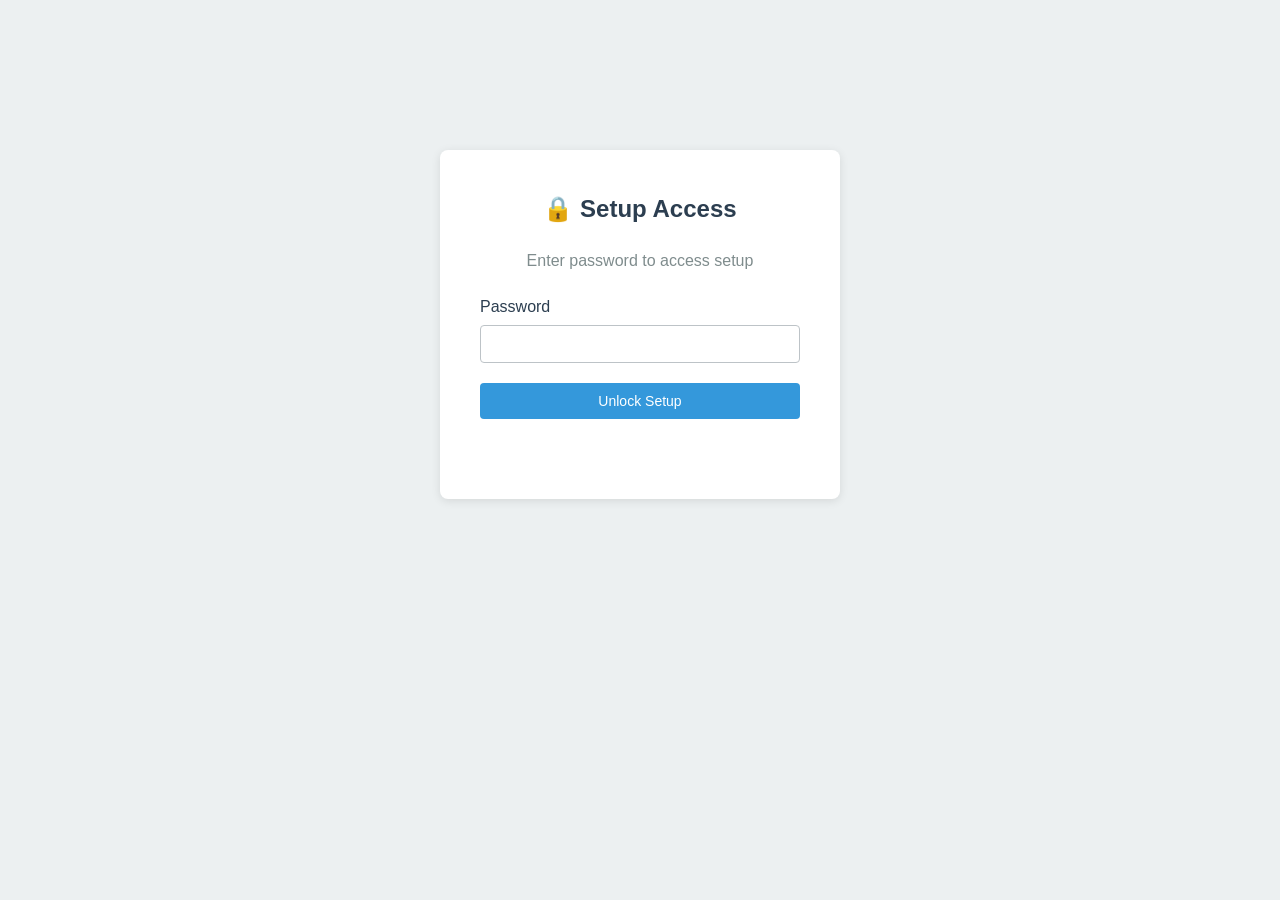
<file: public/setup.html>
<!DOCTYPE html>
<html lang="en">
<head>
    <meta charset="UTF-8">
    <meta name="viewport" content="width=device-width, initial-scale=1.0">
    <title>Setup - Transition House</title>
    <link rel="stylesheet" href="css/style.css">
    <style>
        .setup-container {
            max-width: 1200px;
            margin: 50px auto;
            padding: 20px;
        }
        
        .setup-locked {
            max-width: 400px;
            margin: 150px auto;
            padding: 40px;
            background: white;
            border-radius: 8px;
            box-shadow: 0 2px 10px rgba(0,0,0,0.1);
        }
        
        .setup-section {
            background: white;
            padding: 30px;
            margin-bottom: 20px;
            border-radius: 8px;
            box-shadow: 0 2px 5px rgba(0,0,0,0.1);
        }
        
        .setup-section h2 {
            margin-bottom: 20px;
            color: var(--primary-color);
            border-bottom: 2px solid var(--secondary-color);
            padding-bottom: 10px;
        }
        
        .demo-accounts {
            display: grid;
            grid-template-columns: repeat(auto-fit, minmax(250px, 1fr));
            gap: 15px;
            margin-top: 20px;
        }
        
        .demo-account {
            padding: 15px;
            background: var(--light-bg);
            border-radius: 4px;
            border-left: 4px solid var(--secondary-color);
        }
        
        .demo-account h4 {
            margin-bottom: 10px;
            color: var(--primary-color);
        }
        
        .demo-account p {
            margin: 5px 0;
            font-size: 14px;
        }
        
        .demo-account .credentials {
            font-family: 'Courier New', monospace;
            background: white;
            padding: 5px;
            margin: 5px 0;
            border-radius: 3px;
        }
        
        .action-buttons {
            display: flex;
            gap: 10px;
            flex-wrap: wrap;
            margin-top: 15px;
        }
        
        .status-message {
            padding: 10px;
            margin: 10px 0;
            border-radius: 4px;
        }
        
        .status-message.success {
            background: #d4edda;
            color: #155724;
            border: 1px solid #c3e6cb;
        }
        
        .status-message.error {
            background: #f8d7da;
            color: #721c24;
            border: 1px solid #f5c6cb;
        }
        
        .status-message.info {
            background: #d1ecf1;
            color: #0c5460;
            border: 1px solid #bee5eb;
        }
        
        .hidden {
            display: none;
        }
    </style>
</head>
<body>
    <div id="setup-locked" class="setup-locked">
        <h2 style="text-align: center; color: var(--primary-color);">🔒 Setup Access</h2>
        <p style="text-align: center; color: #7f8c8d; margin: 20px 0;">Enter password to access setup</p>
        
        <form id="unlock-form">
            <div class="form-group">
                <label for="setup-password">Password</label>
                <input type="password" id="setup-password" required autocomplete="off">
            </div>
            <button type="submit" class="btn btn-primary" style="width: 100%;">Unlock Setup</button>
        </form>
        
        <div id="unlock-message" class="message"></div>
    </div>

    <div id="setup-content" class="setup-container hidden">
        <div style="text-align: center; margin-bottom: 30px;">
            <h1>🏠 Transition House Setup</h1>
            <p>Database Management & Configuration</p>
            <button id="logout-setup" class="btn btn-secondary" style="margin-top: 10px;">Lock Setup</button>
        </div>

        <!-- Database Management Section -->
        <div class="setup-section">
            <h2>📊 Database Management</h2>
            
            <div id="db-status" class="status-message info">
                Checking database status...
            </div>
            
            <div class="action-buttons">
                <button id="check-db-btn" class="btn btn-secondary">Check Database</button>
                <button id="reset-tables-btn" class="btn btn-warning">Reset Tables</button>
                <button id="import-demo-btn" class="btn btn-primary">Import Demo Data</button>
                <button id="backup-db-btn" class="btn btn-secondary">Backup Database</button>
                <button id="restore-db-btn" class="btn btn-warning">Restore Database</button>
            </div>
            
            <div id="db-message" class="message"></div>
        </div>

        <!-- Demo Accounts Section -->
        <div class="setup-section">
            <h2>👥 Demo Accounts</h2>
            <p style="margin-bottom: 20px;">Quick login buttons for testing different user roles</p>
            
            <div class="demo-accounts">
                <div class="demo-account">
                    <h4>👤 Client Account</h4>
                    <p class="credentials">Email: client@demo.com</p>
                    <p class="credentials">Password: demo1234</p>
                    <button class="btn btn-primary btn-small" onclick="quickLogin('client@demo.com', 'demo1234')">Login as Client</button>
                </div>
                
                <div class="demo-account">
                    <h4>👨‍💼 Staff Account</h4>
                    <p class="credentials">Email: staff@demo.com</p>
                    <p class="credentials">Password: demo1234</p>
                    <button class="btn btn-primary btn-small" onclick="quickLogin('staff@demo.com', 'demo1234')">Login as Staff</button>
                </div>
                
                <div class="demo-account">
                    <h4>🤝 Peer Account</h4>
                    <p class="credentials">Email: peer@demo.com</p>
                    <p class="credentials">Password: demo1234</p>
                    <button class="btn btn-primary btn-small" onclick="quickLogin('peer@demo.com', 'demo1234')">Login as Peer</button>
                </div>
                
                <div class="demo-account">
                    <h4>🏢 Partner Account</h4>
                    <p class="credentials">Email: partner@demo.com</p>
                    <p class="credentials">Password: demo1234</p>
                    <button class="btn btn-primary btn-small" onclick="quickLogin('partner@demo.com', 'demo1234')">Login as Partner</button>
                </div>
                
                <div class="demo-account">
                    <h4>⚙️ Admin Account</h4>
                    <p class="credentials">Email: admin@demo.com</p>
                    <p class="credentials">Password: demo1234</p>
                    <button class="btn btn-primary btn-small" onclick="quickLogin('admin@demo.com', 'demo1234')">Login as Admin</button>
                </div>
            </div>
        </div>

        <!-- System Configuration Section -->
        <div class="setup-section">
            <h2>⚙️ System Configuration</h2>
            
            <div class="form-group">
                <label>Application Environment</label>
                <select id="app-env" class="form-control">
                    <option value="development">Development</option>
                    <option value="staging">Staging</option>
                    <option value="production">Production</option>
                </select>
            </div>
            
            <div class="form-group">
                <label>Debug Mode</label>
                <select id="debug-mode" class="form-control">
                    <option value="true">Enabled</option>
                    <option value="false">Disabled</option>
                </select>
            </div>
            
            <div class="action-buttons">
                <button id="save-config-btn" class="btn btn-primary">Save Configuration</button>
            </div>
            
            <div id="config-message" class="message"></div>
        </div>

        <!-- System Tests Section -->
        <div class="setup-section">
            <h2>🧪 System Tests</h2>
            <p style="margin-bottom: 20px;">Run tests to validate system functionality</p>
            
            <div class="action-buttons">
                <button id="test-db-connection" class="btn btn-secondary">Test Database Connection</button>
                <button id="test-api-endpoints" class="btn btn-secondary">Test API Endpoints</button>
                <button id="test-file-permissions" class="btn btn-secondary">Test File Permissions</button>
            </div>
            
            <div id="test-results" class="message"></div>
        </div>
    </div>

    <script>
        const SETUP_PASSWORD = '079777';
        const API_BASE = '/api';
        let isUnlocked = sessionStorage.getItem('setupUnlocked') === 'true';

        // Initialize
        if (isUnlocked) {
            showSetupContent();
        }

        // Unlock form handler
        document.getElementById('unlock-form').addEventListener('submit', function(e) {
            e.preventDefault();
            const password = document.getElementById('setup-password').value;
            
            if (password === SETUP_PASSWORD) {
                sessionStorage.setItem('setupUnlocked', 'true');
                showSetupContent();
                showMessage('unlock-message', '', 'success');
            } else {
                showMessage('unlock-message', 'Incorrect password', 'error');
            }
        });

        // Logout setup
        document.getElementById('logout-setup')?.addEventListener('click', function() {
            sessionStorage.removeItem('setupUnlocked');
            location.reload();
        });

        function showSetupContent() {
            document.getElementById('setup-locked').classList.add('hidden');
            document.getElementById('setup-content').classList.remove('hidden');
            checkDatabaseStatus();
        }

        function showMessage(elementId, message, type) {
            const el = document.getElementById(elementId);
            if (el) {
                el.textContent = message;
                el.className = `message ${type}`;
                if (message) {
                    setTimeout(() => {
                        el.textContent = '';
                        el.className = 'message';
                    }, 5000);
                }
            }
        }

        function showStatusMessage(elementId, message, type) {
            const el = document.getElementById(elementId);
            if (el) {
                el.textContent = message;
                el.className = `status-message ${type}`;
            }
        }

        // Quick login function
        async function quickLogin(email, password) {
            try {
                const response = await fetch(`${API_BASE}/auth/login`, {
                    method: 'POST',
                    headers: { 'Content-Type': 'application/json' },
                    body: JSON.stringify({ email, password })
                });
                
                const data = await response.json();
                
                if (data.success) {
                    localStorage.setItem('authToken', data.token);
                    window.location.href = '/';
                } else {
                    alert('Login failed: ' + (data.message || 'Unknown error'));
                }
            } catch (error) {
                alert('Error: ' + error.message);
            }
        }

        // Database management
        async function checkDatabaseStatus() {
            try {
                showStatusMessage('db-status', 'Checking database...', 'info');
                
                const response = await fetch(`${API_BASE}/setup/check-database`, {
                    method: 'GET',
                    headers: { 'X-Setup-Password': SETUP_PASSWORD }
                });
                
                const data = await response.json();
                
                if (data.success) {
                    showStatusMessage('db-status', 
                        `✅ Database connected: ${data.tables || 0} tables found`, 
                        'success'
                    );
                } else {
                    showStatusMessage('db-status', 
                        `❌ Database error: ${data.message}`, 
                        'error'
                    );
                }
            } catch (error) {
                showStatusMessage('db-status', 
                    `❌ Cannot connect to database: ${error.message}`, 
                    'error'
                );
            }
        }

        // Event listeners
        document.getElementById('check-db-btn')?.addEventListener('click', checkDatabaseStatus);

        document.getElementById('reset-tables-btn')?.addEventListener('click', async function() {
            if (!confirm('Are you sure? This will delete all data and recreate tables!')) return;
            
            try {
                showMessage('db-message', 'Resetting tables...', 'info');
                const response = await fetch(`${API_BASE}/setup/reset-tables`, {
                    method: 'POST',
                    headers: { 
                        'Content-Type': 'application/json',
                        'X-Setup-Password': SETUP_PASSWORD 
                    }
                });
                
                const data = await response.json();
                
                if (data.success) {
                    showMessage('db-message', '✅ Tables reset successfully!', 'success');
                    checkDatabaseStatus();
                } else {
                    showMessage('db-message', '❌ Error: ' + data.message, 'error');
                }
            } catch (error) {
                showMessage('db-message', '❌ Error: ' + error.message, 'error');
            }
        });

        document.getElementById('import-demo-btn')?.addEventListener('click', async function() {
            try {
                showMessage('db-message', 'Importing demo data...', 'info');
                const response = await fetch(`${API_BASE}/setup/import-demo`, {
                    method: 'POST',
                    headers: { 
                        'Content-Type': 'application/json',
                        'X-Setup-Password': SETUP_PASSWORD 
                    }
                });
                
                const data = await response.json();
                
                if (data.success) {
                    showMessage('db-message', '✅ Demo data imported successfully!', 'success');
                } else {
                    showMessage('db-message', '❌ Error: ' + data.message, 'error');
                }
            } catch (error) {
                showMessage('db-message', '❌ Error: ' + error.message, 'error');
            }
        });

        document.getElementById('backup-db-btn')?.addEventListener('click', async function() {
            try {
                showMessage('db-message', 'Creating backup...', 'info');
                const response = await fetch(`${API_BASE}/setup/backup`, {
                    method: 'POST',
                    headers: { 
                        'Content-Type': 'application/json',
                        'X-Setup-Password': SETUP_PASSWORD 
                    }
                });
                
                const data = await response.json();
                
                if (data.success) {
                    showMessage('db-message', '✅ Backup created: ' + data.filename, 'success');
                } else {
                    showMessage('db-message', '❌ Error: ' + data.message, 'error');
                }
            } catch (error) {
                showMessage('db-message', '❌ Error: ' + error.message, 'error');
            }
        });

        // Test functions
        document.getElementById('test-db-connection')?.addEventListener('click', async function() {
            try {
                showMessage('test-results', 'Testing database connection...', 'info');
                const response = await fetch(`${API_BASE}/setup/test-db`, {
                    headers: { 'X-Setup-Password': SETUP_PASSWORD }
                });
                
                const data = await response.json();
                
                if (data.success) {
                    showMessage('test-results', '✅ Database connection successful!', 'success');
                } else {
                    showMessage('test-results', '❌ Database test failed: ' + data.message, 'error');
                }
            } catch (error) {
                showMessage('test-results', '❌ Test error: ' + error.message, 'error');
            }
        });

        document.getElementById('test-api-endpoints')?.addEventListener('click', async function() {
            showMessage('test-results', 'Testing API endpoints...', 'info');
            
            const endpoints = [
                '/api/auth/register',
                '/api/bed/list',
                '/api/intake/list',
                '/api/chat/messages'
            ];
            
            let results = 'API Endpoint Tests:\n';
            
            for (const endpoint of endpoints) {
                try {
                    const response = await fetch(endpoint);
                    results += `\n${endpoint}: ${response.status === 401 ? '✅ Auth Required' : '✅ OK'}`;
                } catch (error) {
                    results += `\n${endpoint}: ❌ Failed`;
                }
            }
            
            showMessage('test-results', results, 'info');
        });
    </script>
</body>
</html>
</file>
<file: public/css/style.css>
/* Transition House - Main Styles */

:root {
    --primary-color: #2c3e50;
    --secondary-color: #3498db;
    --success-color: #27ae60;
    --warning-color: #f39c12;
    --danger-color: #e74c3c;
    --light-bg: #ecf0f1;
    --text-color: #2c3e50;
    --border-color: #bdc3c7;
}

* {
    margin: 0;
    padding: 0;
    box-sizing: border-box;
}

body {
    font-family: 'Segoe UI', Tahoma, Geneva, Verdana, sans-serif;
    background-color: var(--light-bg);
    color: var(--text-color);
    line-height: 1.6;
}

/* Layout */
.screen {
    display: none;
    min-height: 100vh;
}

.screen.active {
    display: block;
}

/* Login Screen */
.login-container {
    max-width: 400px;
    margin: 100px auto;
    padding: 40px;
    background: white;
    border-radius: 8px;
    box-shadow: 0 2px 10px rgba(0,0,0,0.1);
}

.logo {
    text-align: center;
    margin-bottom: 30px;
}

.logo h1 {
    color: var(--primary-color);
    font-size: 28px;
    margin-bottom: 5px;
}

.logo p {
    color: #7f8c8d;
    font-size: 14px;
}

/* Forms */
.form-group {
    margin-bottom: 20px;
}

.form-group label {
    display: block;
    margin-bottom: 5px;
    font-weight: 500;
    color: var(--text-color);
}

.form-group input,
.form-group textarea,
.form-group select {
    width: 100%;
    padding: 10px;
    border: 1px solid var(--border-color);
    border-radius: 4px;
    font-size: 14px;
}

.form-group input:focus,
.form-group textarea:focus,
.form-group select:focus {
    outline: none;
    border-color: var(--secondary-color);
}

.form-group small {
    display: block;
    margin-top: 5px;
    font-size: 12px;
    color: #7f8c8d;
}

.form-footer {
    text-align: center;
    margin-top: 20px;
    font-size: 14px;
}

.form-footer a {
    color: var(--secondary-color);
    text-decoration: none;
}

/* Buttons */
.btn {
    padding: 10px 20px;
    border: none;
    border-radius: 4px;
    cursor: pointer;
    font-size: 14px;
    font-weight: 500;
    transition: all 0.3s;
}

.btn-primary {
    background-color: var(--secondary-color);
    color: white;
    width: 100%;
}

.btn-primary:hover {
    background-color: #2980b9;
}

.btn-secondary {
    background-color: #95a5a6;
    color: white;
}

.btn-secondary:hover {
    background-color: #7f8c8d;
}

.btn-small {
    padding: 5px 15px;
    font-size: 12px;
}

/* Header */
header {
    background: white;
    box-shadow: 0 2px 5px rgba(0,0,0,0.1);
    position: sticky;
    top: 0;
    z-index: 100;
}

.header-content {
    display: flex;
    justify-content: space-between;
    align-items: center;
    padding: 15px 30px;
}

.user-info {
    display: flex;
    align-items: center;
    gap: 15px;
}

/* Notification Bell */
.notification-bell {
    position: relative;
    cursor: pointer;
}

.bell-icon {
    font-size: 24px;
    transition: transform 0.3s;
}

.notification-bell:hover .bell-icon {
    transform: scale(1.1);
}

.notification-badge {
    position: absolute;
    top: -5px;
    right: -5px;
    background: var(--danger-color);
    color: white;
    border-radius: 50%;
    padding: 2px 6px;
    font-size: 10px;
    font-weight: bold;
    min-width: 18px;
    text-align: center;
    display: none;
}

.notification-badge.active {
    display: block;
}

.notification-dropdown {
    position: absolute;
    top: 40px;
    right: 0;
    width: 350px;
    max-height: 500px;
    background: white;
    border-radius: 8px;
    box-shadow: 0 4px 12px rgba(0,0,0,0.15);
    display: none;
    z-index: 1000;
    overflow: hidden;
}

.notification-dropdown.active {
    display: block;
}

.notification-header {
    display: flex;
    justify-content: space-between;
    align-items: center;
    padding: 15px;
    border-bottom: 1px solid var(--border-color);
}

.notification-header h3 {
    margin: 0;
    font-size: 16px;
    color: var(--primary-color);
}

.btn-link {
    background: none;
    border: none;
    color: var(--secondary-color);
    cursor: pointer;
    font-size: 12px;
}

.btn-link:hover {
    text-decoration: underline;
}

.notification-list {
    max-height: 350px;
    overflow-y: auto;
}

.no-notifications {
    text-align: center;
    padding: 40px 20px;
    color: #7f8c8d;
}

.notification-item {
    padding: 15px;
    border-bottom: 1px solid var(--light-bg);
    cursor: pointer;
    transition: background 0.2s;
}

.notification-item:hover {
    background: var(--light-bg);
}

.notification-item.unread {
    background: #f0f7ff;
}

.notification-item.unread::before {
    content: '';
    display: inline-block;
    width: 8px;
    height: 8px;
    background: var(--secondary-color);
    border-radius: 50%;
    margin-right: 10px;
}

.notification-title {
    font-weight: 600;
    color: var(--primary-color);
    margin-bottom: 5px;
}

.notification-message {
    font-size: 13px;
    color: #555;
    margin-bottom: 5px;
}

.notification-time {
    font-size: 11px;
    color: #999;
}

.notification-footer {
    padding: 10px 15px;
    text-align: center;
    border-top: 1px solid var(--border-color);
}

.notification-footer a {
    color: var(--secondary-color);
    text-decoration: none;
    font-size: 13px;
    font-weight: 500;
}

.notification-footer a:hover {
    text-decoration: underline;
}

/* User Profile Dropdown */
.user-profile-dropdown {
    position: relative;
}

.user-profile-button {
    display: flex;
    align-items: center;
    gap: 10px;
    background: transparent;
    border: none;
    cursor: pointer;
    padding: 5px 10px;
    border-radius: 20px;
    transition: background 0.2s;
}

.user-profile-button:hover {
    background: rgba(0,0,0,0.05);
}

.user-avatar {
    font-size: 24px;
}

.user-dropdown-menu {
    position: absolute;
    top: 45px;
    right: 0;
    width: 280px;
    background: white;
    border-radius: 8px;
    box-shadow: 0 4px 12px rgba(0,0,0,0.15);
    display: none;
    z-index: 1000;
    overflow: hidden;
}

.user-dropdown-menu.active {
    display: block;
}

.dropdown-user-info {
    padding: 20px;
    display: flex;
    gap: 15px;
    align-items: center;
    background: var(--light-bg);
}

.user-avatar-large {
    font-size: 40px;
    width: 60px;
    height: 60px;
    border-radius: 50%;
    background: var(--secondary-color);
    display: flex;
    align-items: center;
    justify-content: center;
    color: white;
}

.dropdown-user-name {
    font-weight: 600;
    color: var(--primary-color);
}

.dropdown-user-email {
    font-size: 12px;
    color: #7f8c8d;
}

.user-dropdown-menu hr {
    margin: 0;
    border: none;
    border-top: 1px solid var(--border-color);
}

.dropdown-item {
    display: flex;
    align-items: center;
    gap: 12px;
    padding: 12px 20px;
    text-decoration: none;
    color: var(--text-color);
    transition: background 0.2s;
}

.dropdown-item:hover {
    background: var(--light-bg);
}

.dropdown-item span {
    font-size: 18px;
    width: 24px;
}

/* News Marquee */
.news-marquee {
    background: linear-gradient(90deg, #667eea 0%, #764ba2 100%);
    color: white;
    padding: 10px 0;
    overflow: hidden;
    position: relative;
}

.marquee-content {
    display: flex;
    white-space: nowrap;
    animation: marquee 30s linear infinite;
}

.marquee-content:hover {
    animation-play-state: paused;
}

@keyframes marquee {
    0% {
        transform: translateX(100%);
    }
    100% {
        transform: translateX(-100%);
    }
}

.news-item {
    display: inline-block;
    padding: 0 50px;
    font-size: 14px;
    font-weight: 500;
}

.news-item::after {
    content: '•';
    margin-left: 50px;
    opacity: 0.6;
}

.news-item:last-child::after {
    content: '';
}

.badge {
    padding: 5px 10px;
    border-radius: 12px;
    font-size: 12px;
    font-weight: 600;
    background-color: var(--secondary-color);
    color: white;
}

/* Navigation */
.main-nav {
    display: flex;
    gap: 10px;
    padding: 0 30px 15px;
    overflow-x: auto;
}

.nav-btn {
    padding: 10px 20px;
    background: transparent;
    border: none;
    cursor: pointer;
    font-size: 14px;
    font-weight: 500;
    color: #7f8c8d;
    border-bottom: 3px solid transparent;
    transition: all 0.3s;
}

.nav-btn:hover {
    color: var(--primary-color);
}

.nav-btn.active {
    color: var(--secondary-color);
    border-bottom-color: var(--secondary-color);
}

/* Main Content */
main {
    padding: 30px;
    max-width: 1400px;
    margin: 0 auto;
}

.content-section {
    display: none;
}

.content-section.active {
    display: block;
}

.section-header {
    display: flex;
    justify-content: space-between;
    align-items: center;
    margin-bottom: 20px;
}

/* Stats Grid */
.stats-grid {
    display: grid;
    grid-template-columns: repeat(auto-fit, minmax(250px, 1fr));
    gap: 20px;
    margin-bottom: 30px;
}

.stat-card {
    background: white;
    padding: 20px;
    border-radius: 8px;
    box-shadow: 0 2px 5px rgba(0,0,0,0.1);
}

.stat-card h3 {
    font-size: 14px;
    color: #7f8c8d;
    margin-bottom: 10px;
    text-transform: uppercase;
}

.stat-value {
    font-size: 36px;
    font-weight: 700;
    color: var(--primary-color);
}

.stat-value.available {
    color: var(--success-color);
}

.stat-value.occupied {
    color: var(--warning-color);
}

/* Announcements */
.announcements {
    background: white;
    padding: 20px;
    border-radius: 8px;
    box-shadow: 0 2px 5px rgba(0,0,0,0.1);
    margin-bottom: 30px;
}

.announcements h3 {
    margin-bottom: 15px;
}

/* Quick Actions */
.quick-actions {
    display: flex;
    gap: 15px;
    flex-wrap: wrap;
}

.quick-actions h3 {
    width: 100%;
    margin-bottom: 10px;
}

/* Bed Map */
.bed-map {
    display: grid;
    grid-template-columns: repeat(auto-fill, minmax(120px, 1fr));
    gap: 15px;
}

.bed-card {
    background: white;
    padding: 15px;
    border-radius: 8px;
    border: 2px solid var(--border-color);
    text-align: center;
    cursor: pointer;
    transition: all 0.3s;
}

.bed-card:hover {
    transform: translateY(-2px);
    box-shadow: 0 4px 8px rgba(0,0,0,0.1);
}

.bed-card.available {
    border-color: var(--success-color);
    background-color: #e8f8f5;
}

.bed-card.occupied {
    border-color: var(--warning-color);
    background-color: #fef5e7;
}

.bed-card.maintenance {
    border-color: var(--danger-color);
    background-color: #fadbd8;
}

.bed-number {
    font-size: 18px;
    font-weight: 700;
    margin-bottom: 5px;
}

.bed-status {
    font-size: 12px;
    text-transform: uppercase;
    font-weight: 600;
}

/* Messaging */
.messaging-container {
    display: grid;
    grid-template-columns: 350px 1fr;
    gap: 20px;
    height: calc(100vh - 250px);
}

.conversations-list,
.message-view {
    background: white;
    border-radius: 8px;
    box-shadow: 0 2px 5px rgba(0,0,0,0.1);
    overflow: hidden;
}

.conversations-list {
    display: flex;
    flex-direction: column;
}

.conversations-header {
    padding: 15px;
    background: var(--primary-color);
    color: white;
    display: flex;
    justify-content: space-between;
    align-items: center;
}

.conversations-header h3 {
    margin: 0;
}

.conversation-search {
    padding: 10px;
    border-bottom: 1px solid var(--border-color);
}

.conversation-search input {
    width: 100%;
    padding: 8px;
    border: 1px solid var(--border-color);
    border-radius: 4px;
}

#conversations {
    flex: 1;
    overflow-y: auto;
}

.conversation-item {
    padding: 15px;
    border-bottom: 1px solid var(--border-color);
    cursor: pointer;
    transition: background 0.2s;
    position: relative;
}

.conversation-item:hover {
    background: var(--light-bg);
}

.conversation-item.active {
    background: #e3f2fd;
    border-left: 4px solid var(--secondary-color);
}

.conversation-name {
    font-weight: 600;
    color: var(--primary-color);
    margin-bottom: 5px;
}

.conversation-preview {
    font-size: 13px;
    color: #7f8c8d;
    white-space: nowrap;
    overflow: hidden;
    text-overflow: ellipsis;
}

.conversation-time {
    font-size: 11px;
    color: #999;
    position: absolute;
    top: 15px;
    right: 15px;
}

.conversation-unread {
    position: absolute;
    bottom: 15px;
    right: 15px;
    background: var(--secondary-color);
    color: white;
    border-radius: 50%;
    width: 20px;
    height: 20px;
    font-size: 11px;
    display: flex;
    align-items: center;
    justify-content: center;
    font-weight: bold;
}

.message-view {
    display: flex;
    flex-direction: column;
}

.message-header {
    padding: 15px;
    background: var(--primary-color);
    color: white;
    display: flex;
    justify-content: space-between;
    align-items: center;
}

.message-header h3 {
    margin: 0;
}

.message-header-actions {
    display: flex;
    gap: 10px;
}

.btn-icon {
    background: transparent;
    border: none;
    color: white;
    cursor: pointer;
    font-size: 18px;
    padding: 5px;
}

.btn-icon:hover {
    opacity: 0.8;
}

.messages-container {
    flex: 1;
    overflow-y: auto;
    padding: 20px;
    background: #f5f7fa;
}

.empty-state {
    text-align: center;
    color: #999;
    padding: 40px;
}

.message {
    margin-bottom: 15px;
    max-width: 70%;
    animation: fadeIn 0.3s;
}

@keyframes fadeIn {
    from { opacity: 0; transform: translateY(10px); }
    to { opacity: 1; transform: translateY(0); }
}

.message-bubble {
    padding: 10px 15px;
    border-radius: 18px;
    word-wrap: break-word;
}

.message.sent {
    margin-left: auto;
}

.message.sent .message-bubble {
    background: var(--secondary-color);
    color: white;
    border-bottom-right-radius: 4px;
}

.message.received .message-bubble {
    background: white;
    color: var(--text-color);
    border-bottom-left-radius: 4px;
    box-shadow: 0 1px 2px rgba(0,0,0,0.1);
}

.message-sender {
    font-size: 11px;
    color: #7f8c8d;
    margin-bottom: 3px;
    padding: 0 5px;
}

.message-time {
    font-size: 10px;
    color: #999;
    margin-top: 3px;
    padding: 0 5px;
}

.message.sent .message-time {
    text-align: right;
}

.message-input {
    padding: 15px;
    border-top: 1px solid var(--border-color);
    background: white;
}

.message-input form {
    display: flex;
    gap: 10px;
}

.message-input input {
    flex: 1;
    padding: 10px 15px;
    border: 1px solid var(--border-color);
    border-radius: 20px;
}

/* Mentors Grid */
.mentors-grid {
    display: grid;
    grid-template-columns: repeat(auto-fill, minmax(300px, 1fr));
    gap: 20px;
}

.mentor-card {
    background: white;
    padding: 20px;
    border-radius: 8px;
    box-shadow: 0 2px 5px rgba(0,0,0,0.1);
}

.mentor-card h4 {
    margin-bottom: 10px;
    color: var(--primary-color);
}

.mentor-specializations {
    display: flex;
    flex-wrap: wrap;
    gap: 5px;
    margin: 10px 0;
}

.specialization-tag {
    padding: 3px 8px;
    background: var(--light-bg);
    border-radius: 12px;
    font-size: 12px;
}

/* Resources Grid */
.resources-grid {
    display: grid;
    grid-template-columns: repeat(auto-fill, minmax(350px, 1fr));
    gap: 20px;
}

.resource-card {
    background: white;
    padding: 20px;
    border-radius: 8px;
    box-shadow: 0 2px 5px rgba(0,0,0,0.1);
}

.resource-card h4 {
    margin-bottom: 10px;
    color: var(--primary-color);
}

.resource-card p {
    font-size: 14px;
    color: #7f8c8d;
    margin-bottom: 5px;
}

/* Suggestions List */
.suggestions-list {
    border: 1px solid var(--border-color);
    border-radius: 4px;
    max-height: 200px;
    overflow-y: auto;
    display: none;
}

.suggestions-list.active {
    display: block;
}

.suggestion-item {
    padding: 10px;
    cursor: pointer;
    border-bottom: 1px solid var(--light-bg);
}

.suggestion-item:hover {
    background: var(--light-bg);
}

.suggestion-item:last-child {
    border-bottom: none;
}

.suggestion-username {
    font-weight: 600;
    color: var(--primary-color);
}

.suggestion-name {
    font-size: 12px;
    color: #7f8c8d;
}

/* Modal */
.modal {
    display: none;
    position: fixed;
    z-index: 1000;
    left: 0;
    top: 0;
    width: 100%;
    height: 100%;
    background-color: rgba(0,0,0,0.5);
}

.modal.active {
    display: flex;
    align-items: center;
    justify-content: center;
}

.modal-content {
    background: white;
    padding: 30px;
    border-radius: 8px;
    max-width: 600px;
    width: 90%;
    max-height: 80vh;
    overflow-y: auto;
}

.close {
    float: right;
    font-size: 28px;
    font-weight: bold;
    cursor: pointer;
    color: #aaa;
}

.close:hover {
    color: #000;
}

/* Messages */
.message {
    padding: 10px;
    margin: 10px 0;
    border-radius: 4px;
}

.message.success {
    background-color: #d4edda;
    color: #155724;
    border: 1px solid #c3e6cb;
}

.message.error {
    background-color: #f8d7da;
    color: #721c24;
    border: 1px solid #f5c6cb;
}

/* Theme Selector */
.theme-mode-toggle {
    display: flex;
    gap: 10px;
    margin-bottom: 30px;
    background: var(--light-bg);
    padding: 5px;
    border-radius: 8px;
}

.mode-btn {
    flex: 1;
    padding: 12px 20px;
    border: none;
    background: transparent;
    cursor: pointer;
    border-radius: 6px;
    font-size: 14px;
    font-weight: 500;
    transition: all 0.3s;
}

.mode-btn.active {
    background: white;
    box-shadow: 0 2px 4px rgba(0,0,0,0.1);
}

.theme-grid {
    display: grid;
    grid-template-columns: repeat(auto-fit, minmax(150px, 1fr));
    gap: 15px;
    margin-bottom: 30px;
}

.theme-card {
    padding: 20px;
    border: 2px solid var(--border-color);
    border-radius: 8px;
    cursor: pointer;
    text-align: center;
    transition: all 0.3s;
}

.theme-card:hover {
    transform: translateY(-2px);
    box-shadow: 0 4px 8px rgba(0,0,0,0.1);
}

.theme-card.active {
    border-color: var(--secondary-color);
    background: var(--light-bg);
}

.theme-preview {
    display: flex;
    gap: 5px;
    margin-bottom: 10px;
    justify-content: center;
}

.theme-color-dot {
    width: 30px;
    height: 30px;
    border-radius: 50%;
    border: 2px solid white;
    box-shadow: 0 2px 4px rgba(0,0,0,0.2);
}

.theme-name {
    font-weight: 600;
    color: var(--text-color);
}

.custom-colors-section {
    border-top: 1px solid var(--border-color);
    padding-top: 20px;
    margin-top: 20px;
}

.custom-colors-section h3 {
    margin-bottom: 15px;
    color: var(--primary-color);
}

.color-pickers {
    display: grid;
    grid-template-columns: repeat(auto-fit, minmax(150px, 1fr));
    gap: 15px;
}

.color-picker-item {
    display: flex;
    flex-direction: column;
    gap: 8px;
}

.color-picker-item label {
    font-size: 13px;
    font-weight: 500;
    color: var(--text-color);
}

.color-picker {
    width: 100%;
    height: 50px;
    border: 2px solid var(--border-color);
    border-radius: 4px;
    cursor: pointer;
}

/* Responsive */
@media (max-width: 768px) {
    .messaging-container {
        grid-template-columns: 1fr;
    }
    
    .conversations-list {
        display: none;
    }
    
    .stats-grid {
        grid-template-columns: 1fr;
    }
    
    main {
        padding: 15px;
    }
}
</file>
<file: php-web/assets/css/setup.css>
/* Setup Portal Styles */

:root {
    --primary-color: #2c3e50;
    --secondary-color: #3498db;
    --success-color: #27ae60;
    --danger-color: #e74c3c;
    --warning-color: #f39c12;
    --info-color: #3498db;
    --light-bg: #ecf0f1;
    --dark-bg: #34495e;
    --text-color: #2c3e50;
    --border-color: #bdc3c7;
    --shadow: 0 2px 10px rgba(0,0,0,0.1);
}

* {
    margin: 0;
    padding: 0;
    box-sizing: border-box;
}

body {
    font-family: -apple-system, BlinkMacSystemFont, 'Segoe UI', Roboto, 'Helvetica Neue', Arial, sans-serif;
    line-height: 1.6;
    color: var(--text-color);
    background: var(--light-bg);
}

.hidden {
    display: none !important;
}

/* Lock Screen */
.lock-screen {
    display: flex;
    align-items: center;
    justify-content: center;
    min-height: 100vh;
    background: linear-gradient(135deg, var(--primary-color), var(--secondary-color));
}

.lock-container {
    background: white;
    padding: 40px;
    border-radius: 10px;
    box-shadow: var(--shadow);
    max-width: 400px;
    width: 90%;
}

.lock-header {
    text-align: center;
    margin-bottom: 30px;
}

.lock-header h1 {
    color: var(--primary-color);
    font-size: 28px;
    margin-bottom: 10px;
}

.lock-header p {
    color: #7f8c8d;
}

/* Setup Interface */
.setup-interface {
    min-height: 100vh;
    display: flex;
    flex-direction: column;
}

.setup-header {
    background: white;
    box-shadow: var(--shadow);
    padding: 20px 0;
    position: sticky;
    top: 0;
    z-index: 100;
}

.header-content {
    max-width: 1400px;
    margin: 0 auto;
    padding: 0 20px;
    display: flex;
    justify-content: space-between;
    align-items: center;
}

.setup-header h1 {
    color: var(--primary-color);
    font-size: 24px;
}

.header-actions {
    display: flex;
    gap: 10px;
}

/* Navigation */
.setup-nav {
    background: var(--primary-color);
    display: flex;
    overflow-x: auto;
    position: sticky;
    top: 64px;
    z-index: 99;
}

.nav-tab {
    padding: 15px 25px;
    background: none;
    border: none;
    color: white;
    cursor: pointer;
    font-size: 14px;
    font-weight: 500;
    white-space: nowrap;
    transition: background 0.3s;
}

.nav-tab:hover {
    background: rgba(255,255,255,0.1);
}

.nav-tab.active {
    background: var(--secondary-color);
}

/* Content */
.setup-content {
    max-width: 1400px;
    margin: 0 auto;
    padding: 30px 20px;
    width: 100%;
    flex: 1;
}

.tab-content {
    display: none;
}

.tab-content.active {
    display: block;
}

.tab-content h2 {
    color: var(--primary-color);
    margin-bottom: 25px;
    font-size: 28px;
}

/* Cards */
.card {
    background: white;
    border-radius: 8px;
    padding: 25px;
    margin-bottom: 20px;
    box-shadow: var(--shadow);
}

.card h3 {
    color: var(--primary-color);
    margin-bottom: 15px;
    font-size: 20px;
}

.card.danger {
    border: 2px solid var(--danger-color);
}

/* Forms */
.form-group {
    margin-bottom: 20px;
}

.form-row {
    display: grid;
    grid-template-columns: repeat(auto-fit, minmax(250px, 1fr));
    gap: 20px;
}

label {
    display: block;
    margin-bottom: 5px;
    font-weight: 500;
    color: var(--text-color);
}

.form-control,
.form-control-inline {
    width: 100%;
    padding: 10px;
    border: 1px solid var(--border-color);
    border-radius: 4px;
    font-size: 14px;
    transition: border-color 0.3s;
}

.form-control:focus,
.form-control-inline:focus {
    outline: none;
    border-color: var(--secondary-color);
}

.form-control-inline {
    width: auto;
    display: inline-block;
}

.form-control-color {
    padding: 5px;
    height: 40px;
    border: 1px solid var(--border-color);
    border-radius: 4px;
    cursor: pointer;
}

.checkbox-label {
    display: flex;
    align-items: center;
    font-weight: normal;
    cursor: pointer;
}

.checkbox-label input[type="checkbox"] {
    margin-right: 10px;
    width: 18px;
    height: 18px;
    cursor: pointer;
}

/* Buttons */
.btn {
    padding: 10px 20px;
    border: none;
    border-radius: 4px;
    cursor: pointer;
    font-size: 14px;
    font-weight: 500;
    transition: all 0.3s;
    display: inline-block;
}

.btn:hover {
    transform: translateY(-1px);
    box-shadow: 0 2px 8px rgba(0,0,0,0.15);
}

.btn-primary {
    background: var(--secondary-color);
    color: white;
}

.btn-primary:hover {
    background: #2980b9;
}

.btn-secondary {
    background: #95a5a6;
    color: white;
}

.btn-secondary:hover {
    background: #7f8c8d;
}

.btn-danger {
    background: var(--danger-color);
    color: white;
}

.btn-danger:hover {
    background: #c0392b;
}

.btn-warning {
    background: var(--warning-color);
    color: white;
}

.btn-success {
    background: var(--success-color);
    color: white;
}

.btn-block {
    width: 100%;
}

.btn-sm {
    padding: 6px 12px;
    font-size: 12px;
}

/* Messages */
.message {
    margin-top: 15px;
    padding: 12px;
    border-radius: 4px;
    display: none;
}

.message.success {
    background: #d4edda;
    color: #155724;
    border: 1px solid #c3e6cb;
    display: block;
}

.message.error {
    background: #f8d7da;
    color: #721c24;
    border: 1px solid #f5c6cb;
    display: block;
}

.message.info {
    background: #d1ecf1;
    color: #0c5460;
    border: 1px solid #bee5eb;
    display: block;
}

.message.warning {
    background: #fff3cd;
    color: #856404;
    border: 1px solid #ffeaa7;
    display: block;
}

/* Stats Display */
.stats-display {
    margin-top: 20px;
}

.stat-item {
    padding: 15px;
    background: var(--light-bg);
    border-radius: 4px;
    margin-bottom: 10px;
}

.stat-item h4 {
    color: var(--primary-color);
    margin-bottom: 5px;
}

.stat-grid {
    display: grid;
    grid-template-columns: repeat(auto-fit, minmax(200px, 1fr));
    gap: 15px;
    margin-top: 15px;
}

/* Accounts List */
.accounts-list {
    margin-top: 20px;
}

.account-item {
    display: flex;
    justify-content: space-between;
    align-items: center;
    padding: 15px;
    background: var(--light-bg);
    border-radius: 4px;
    margin-bottom: 10px;
}

.account-info h4 {
    color: var(--primary-color);
    margin-bottom: 5px;
}

.account-info p {
    font-size: 14px;
    color: #7f8c8d;
    margin: 2px 0;
}

.account-actions {
    display: flex;
    gap: 10px;
}

.role-badge {
    display: inline-block;
    padding: 4px 8px;
    border-radius: 4px;
    font-size: 12px;
    font-weight: 500;
    margin-left: 5px;
}

.role-client { background: #3498db; color: white; }
.role-staff { background: #27ae60; color: white; }
.role-peer { background: #9b59b6; color: white; }
.role-partner { background: #e67e22; color: white; }
.role-admin { background: #e74c3c; color: white; }

/* Profiles List */
.profiles-list {
    margin-top: 20px;
}

.profile-item {
    padding: 15px;
    background: var(--light-bg);
    border-radius: 4px;
    margin-bottom: 10px;
    display: flex;
    justify-content: space-between;
    align-items: center;
}

/* Demo Accounts Grid */
.demo-accounts-grid {
    display: grid;
    grid-template-columns: repeat(auto-fit, minmax(250px, 1fr));
    gap: 15px;
    margin-top: 20px;
}

.demo-account-card {
    padding: 20px;
    background: var(--light-bg);
    border-radius: 4px;
    border-left: 4px solid var(--secondary-color);
}

.demo-account-card h4 {
    color: var(--primary-color);
    margin-bottom: 10px;
}

.demo-account-card p {
    margin: 8px 0;
    font-size: 14px;
}

.demo-account-card code {
    background: white;
    padding: 4px 8px;
    border-radius: 3px;
    font-family: 'Courier New', monospace;
    font-size: 13px;
}

/* Backups List */
.backups-list {
    margin-top: 20px;
}

.backup-item {
    display: flex;
    justify-content: space-between;
    align-items: center;
    padding: 15px;
    background: var(--light-bg);
    border-radius: 4px;
    margin-bottom: 10px;
}

.backup-info p {
    margin: 2px 0;
    font-size: 14px;
}

.backup-actions {
    display: flex;
    gap: 10px;
}

/* Error Logs */
.log-controls {
    display: flex;
    gap: 10px;
    margin-bottom: 15px;
}

.error-logs {
    background: #1e1e1e;
    color: #d4d4d4;
    padding: 20px;
    border-radius: 4px;
    overflow-x: auto;
    font-family: 'Courier New', monospace;
    font-size: 13px;
    line-height: 1.6;
    max-height: 600px;
    overflow-y: auto;
}

/* Diagnostics */
.diagnostics-results {
    margin-top: 20px;
}

.diagnostic-item {
    display: flex;
    justify-content: space-between;
    align-items: center;
    padding: 12px;
    background: var(--light-bg);
    border-radius: 4px;
    margin-bottom: 8px;
}

.diagnostic-status {
    padding: 4px 12px;
    border-radius: 4px;
    font-weight: 500;
    font-size: 13px;
}

.diagnostic-status.ok {
    background: var(--success-color);
    color: white;
}

.diagnostic-status.warning {
    background: var(--warning-color);
    color: white;
}

.diagnostic-status.error {
    background: var(--danger-color);
    color: white;
}

.tools-grid {
    display: grid;
    grid-template-columns: repeat(auto-fit, minmax(200px, 1fr));
    gap: 15px;
    margin-top: 15px;
}

/* Branding Preview */
.branding-preview {
    padding: 30px;
    border-radius: 4px;
    text-align: center;
}

.preview-header {
    font-size: 24px;
    font-weight: bold;
    padding: 20px;
    border-radius: 4px;
    margin-bottom: 15px;
}

/* Reset Actions */
.reset-actions {
    margin-top: 20px;
}

.reset-action {
    padding: 20px;
    background: #fff;
    border: 1px solid var(--danger-color);
    border-radius: 4px;
    margin-bottom: 15px;
}

.reset-action h4 {
    color: var(--danger-color);
    margin-bottom: 10px;
}

.warning {
    color: var(--danger-color);
    font-weight: 500;
}

/* Responsive */
@media (max-width: 768px) {
    .header-content {
        flex-direction: column;
        gap: 15px;
    }
    
    .form-row {
        grid-template-columns: 1fr;
    }
    
    .demo-accounts-grid {
        grid-template-columns: 1fr;
    }
    
    .account-item {
        flex-direction: column;
        align-items: flex-start;
        gap: 10px;
    }
}

/* Loading Spinner */
.spinner {
    border: 3px solid var(--light-bg);
    border-top: 3px solid var(--secondary-color);
    border-radius: 50%;
    width: 40px;
    height: 40px;
    animation: spin 1s linear infinite;
    margin: 20px auto;
}

@keyframes spin {
    0% { transform: rotate(0deg); }
    100% { transform: rotate(360deg); }
}
</file>
